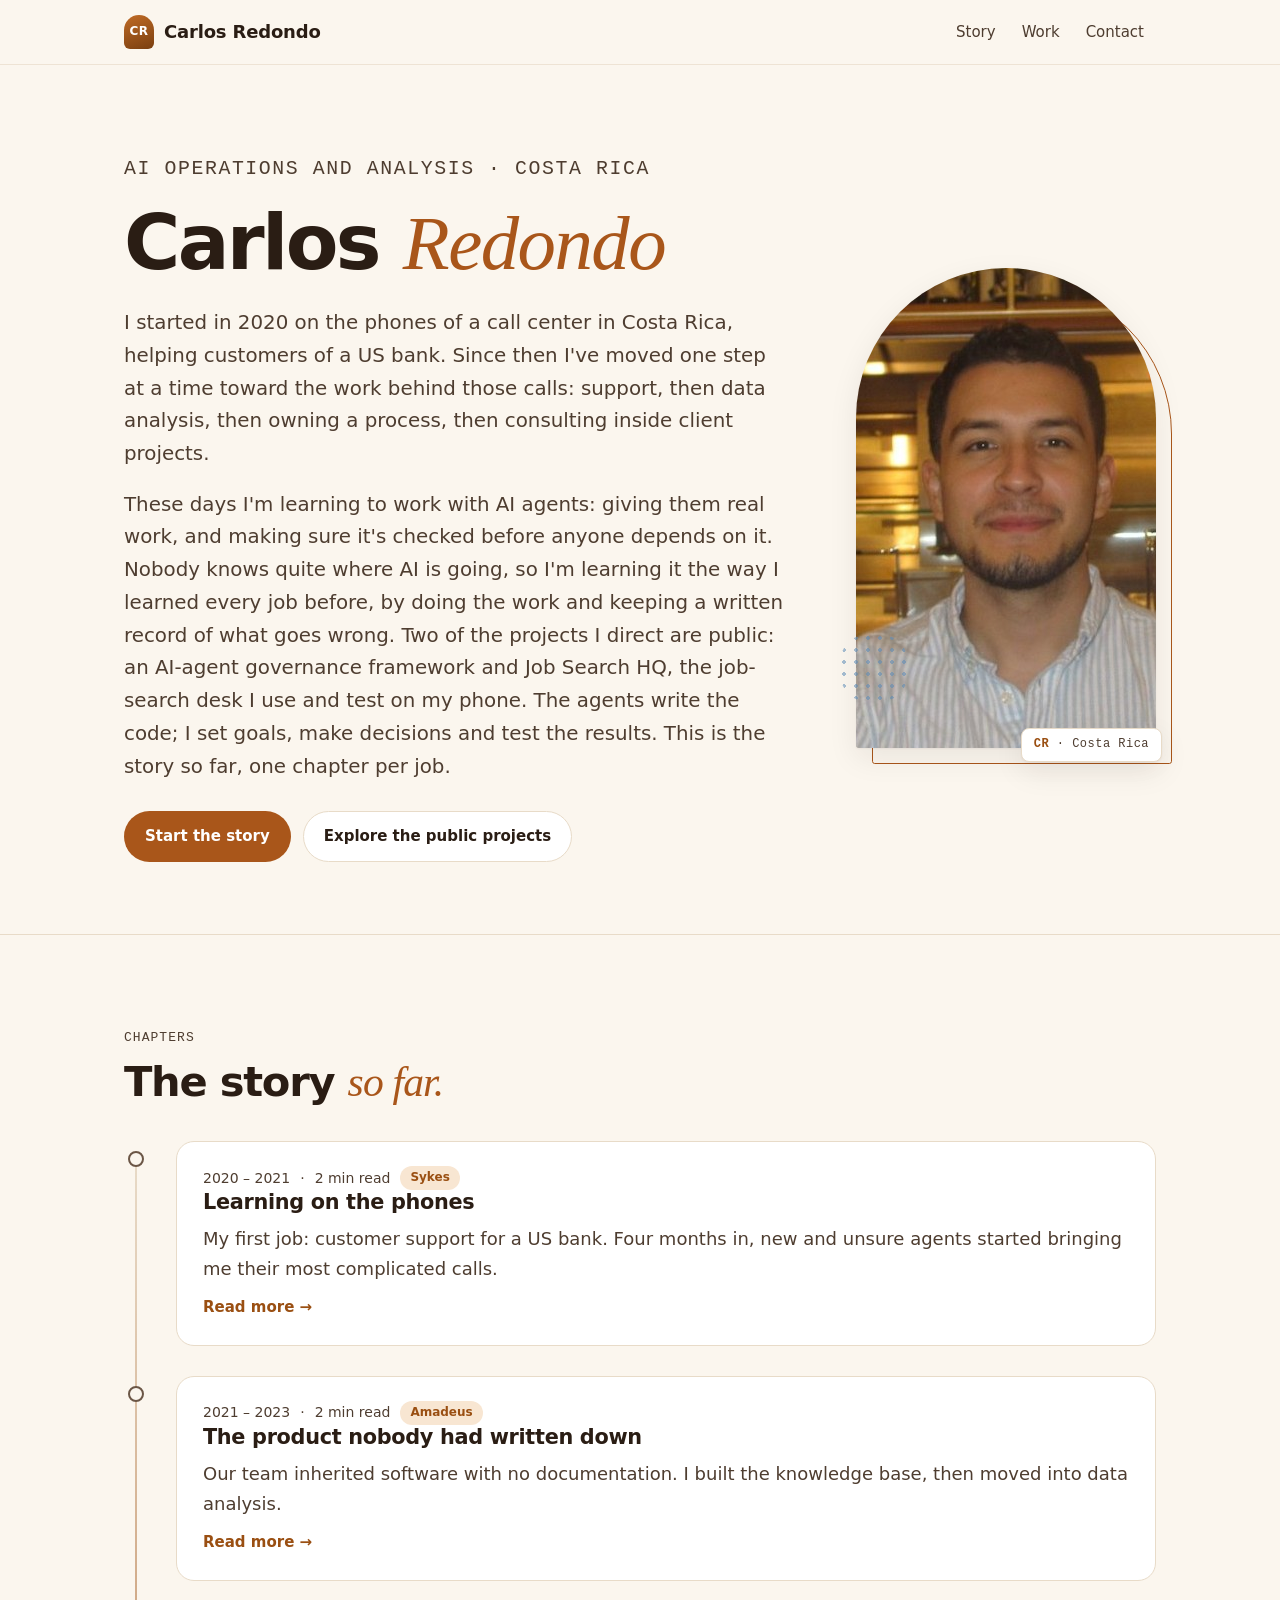
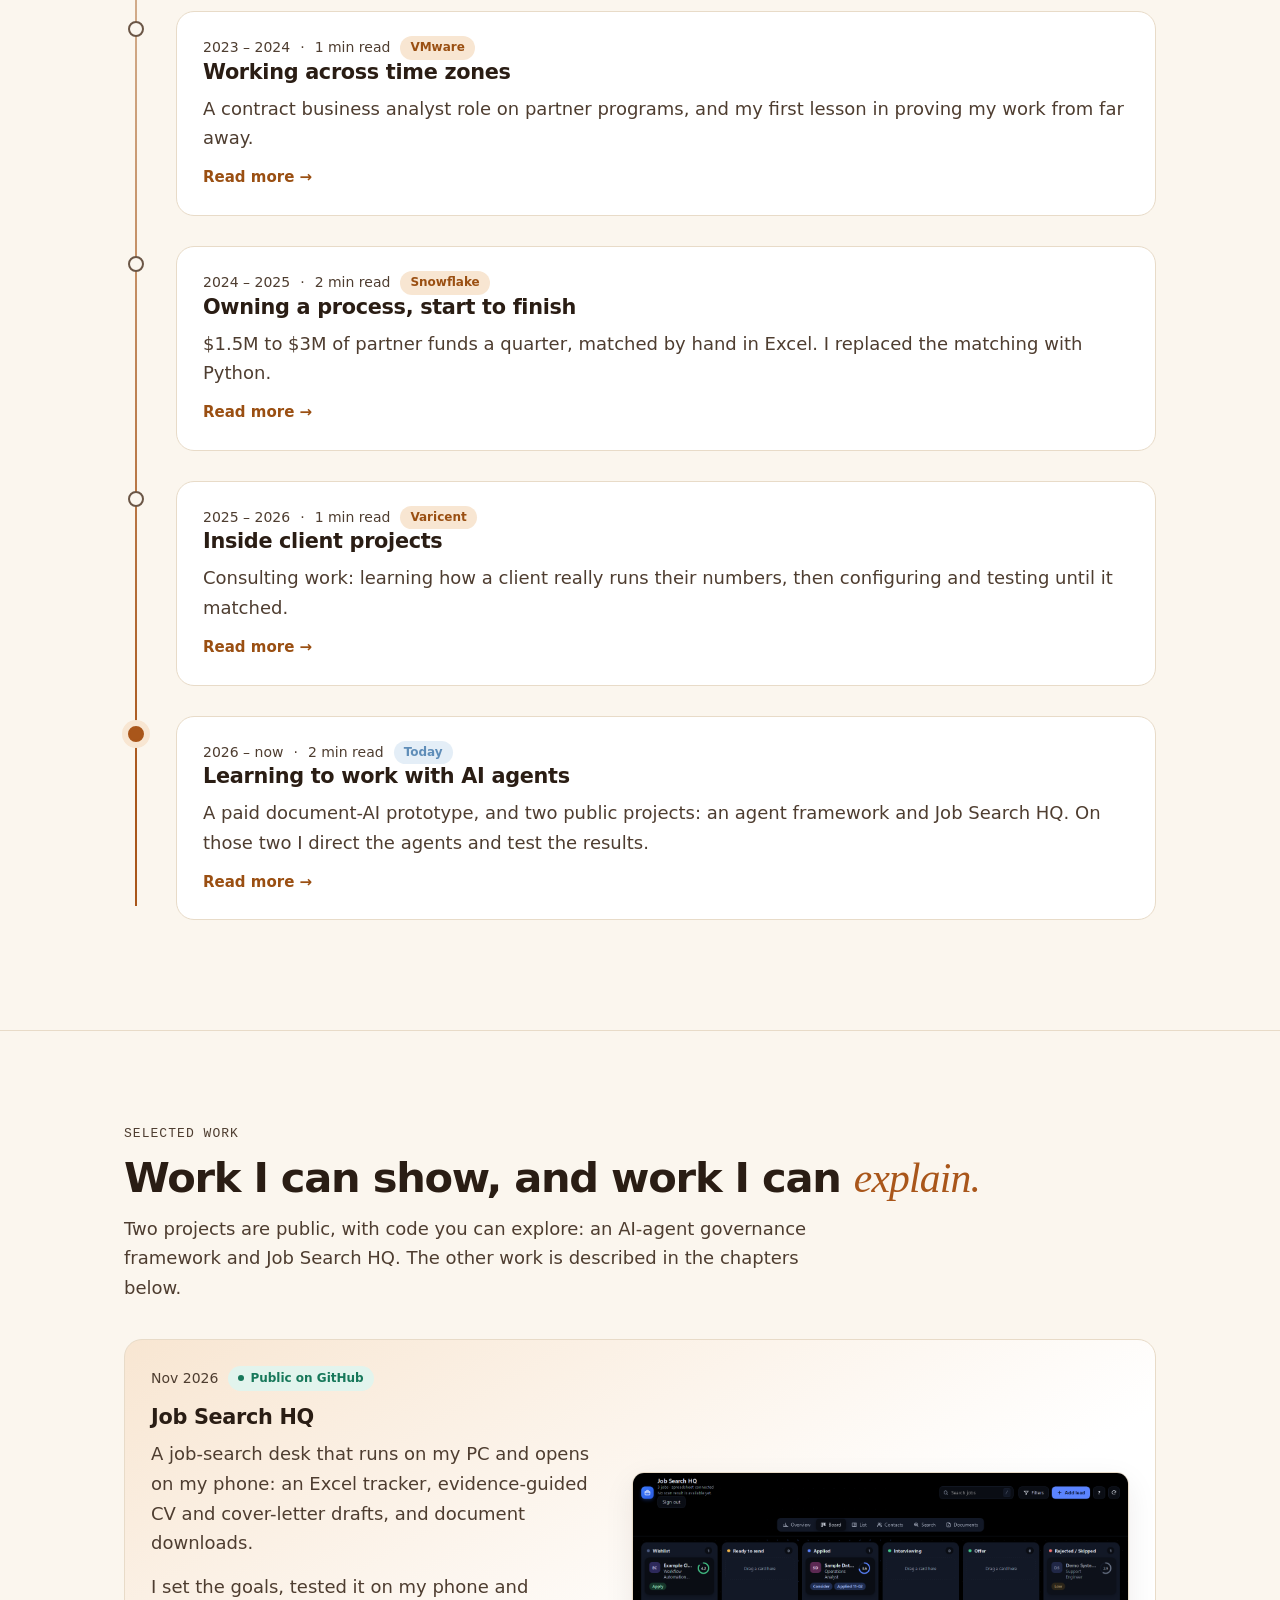
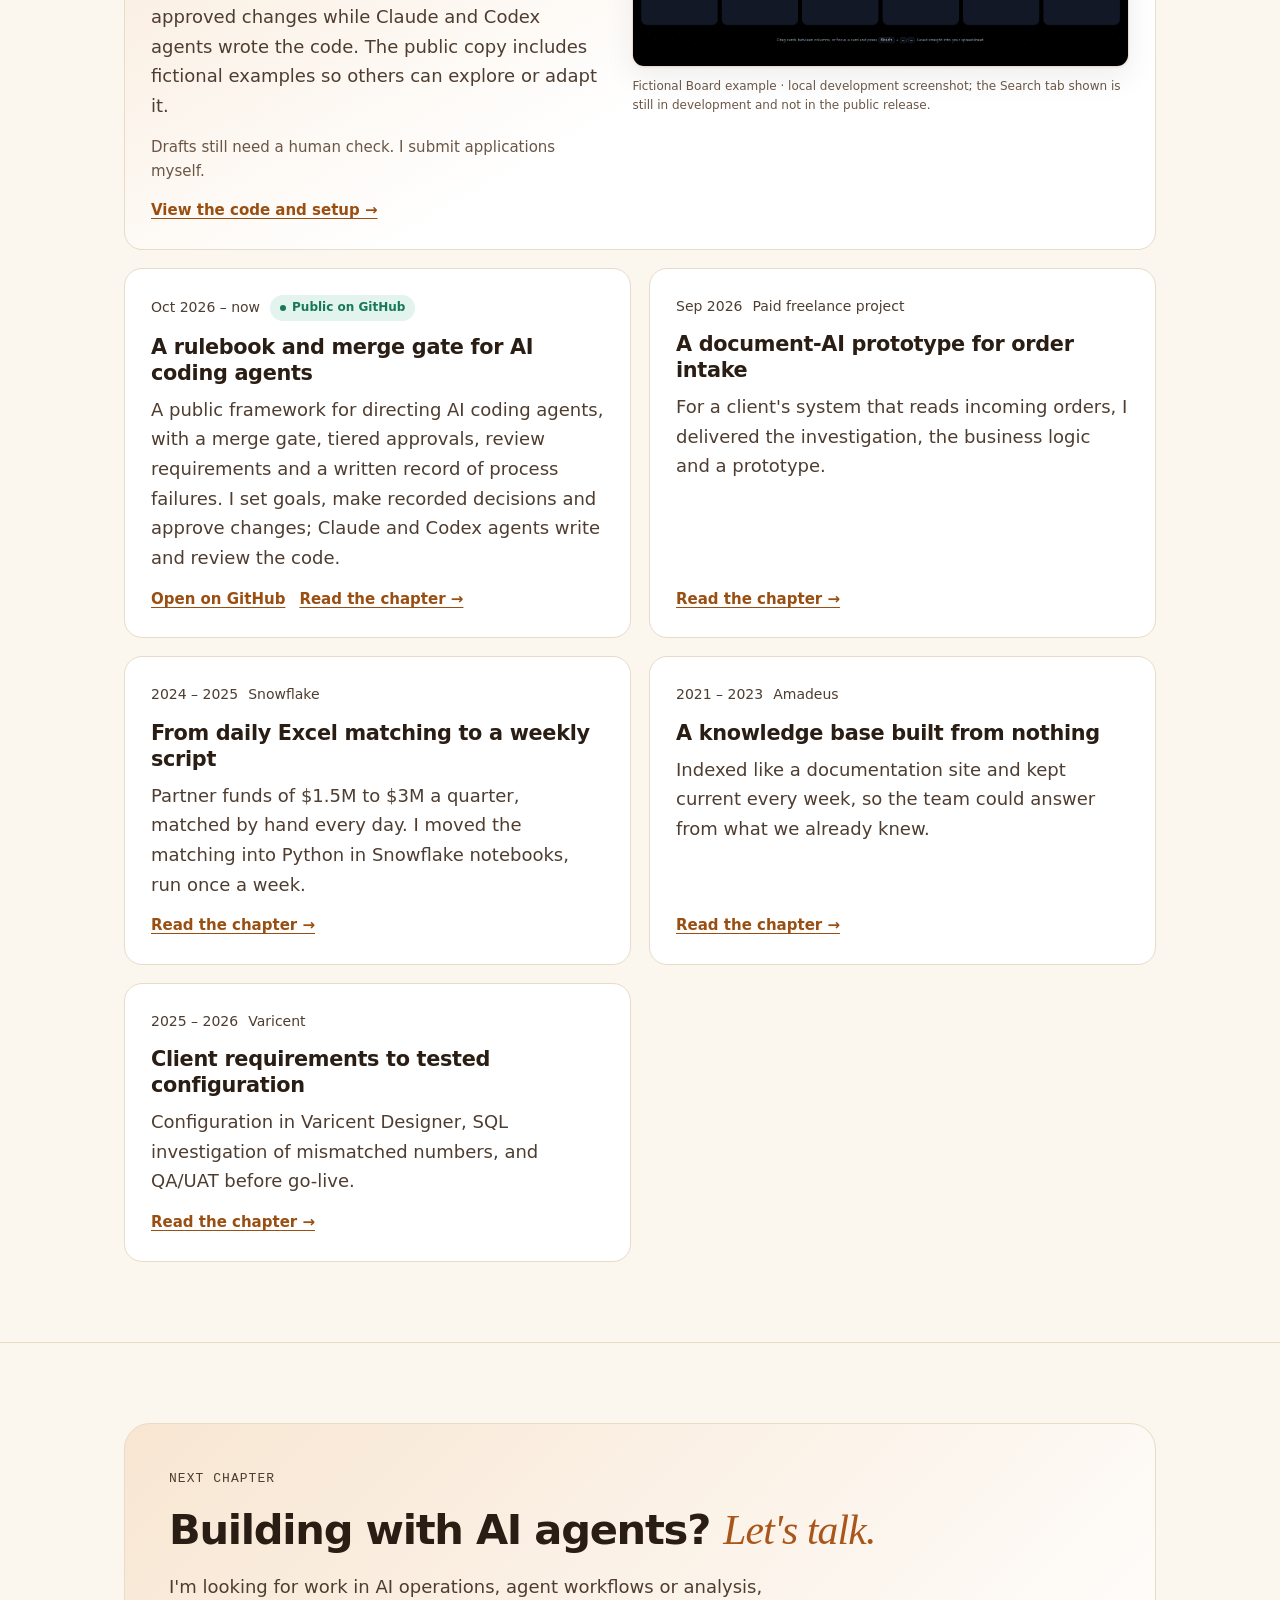
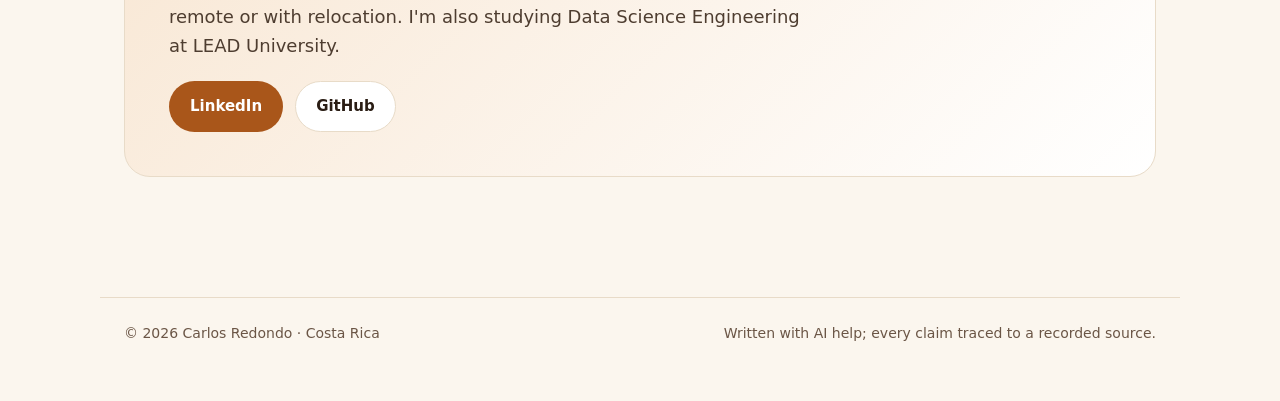
<file: index.html>
<!doctype html>
<html lang="en">
<head>
<meta charset="utf-8">
<meta name="viewport" content="width=device-width, initial-scale=1">
<title>Carlos Redondo · AI operations and analysis</title>
<meta name="description" content="Carlos Redondo: from a call center in Costa Rica to AI operations. The story so far, one chapter per job.">
<meta name="color-scheme" content="light dark">
<link rel="stylesheet" href="style.css">
<!--
  Personal site of Carlos Alberto Redondo Alvarado. Story format: one chapter page per job in story/.
  Original: Claudio · Career PM (Claude), 2026-10-30.
  Portfolio update signed: Codex · Backblaze Portfolio, 2026-11-05.
  Every claim carries its sources in a data-evidence attribute: career-agent-hq/evidence/E-### or lake/companies/<file>.
  Self-contained: no external fonts, scripts, images, trackers or network requests.
-->
</head>
<body>
<a class="skip" href="#main">Skip to content</a>

<header class="top">
  <nav class="wrap nav" aria-label="Main">
    <a class="brand" href="./"><span class="mark" aria-hidden="true">CR</span><span>Carlos <span class="full">Redondo</span></span></a>
    <ul>
      <li><a href="#story">Story</a></li>
      <li><a href="#work">Work</a></li>
      <li><a href="#contact">Contact</a></li>
    </ul>
  </nav>
</header>

<main id="main">
  <section class="intro" aria-labelledby="hero-title">
    <div class="wrap intro-grid">
      <div>
        <p class="kicker">AI operations and analysis · Costa Rica</p>
        <h1 id="hero-title">Carlos <em>Redondo</em></h1>
        <p data-evidence="E-052 lake:sykes-foundever">I started in 2020 on the phones of a call center in Costa Rica, helping customers of a US bank. Since then I've moved one step at a time toward the work behind those calls: support, then data analysis, then owning a process, then consulting inside client projects.</p>
        <p data-evidence="E-028 E-029 E-034 E-051 E-055 E-056">These days I'm learning to work with AI agents: giving them real work, and making sure it's checked before anyone depends on it. Nobody knows quite where AI is going, so I'm learning it the way I learned every job before, by doing the work and keeping a written record of what goes wrong. Two of the projects I direct are public: an AI-agent governance framework and Job Search HQ, the job-search desk I use and test on my phone. The agents write the code; I set goals, make decisions and test the results. This is the story so far, one chapter per job.</p>
        <div class="links">
          <a class="btn primary" href="story/1-the-phones.html">Start the story</a>
          <a class="btn ghost" href="#work">Explore the public projects</a>
        </div>
      </div>
      <figure class="arch">
        <img src="carlos-portrait.jpg" alt="Portrait of Carlos Redondo, smiling, in a striped shirt" width="360" height="480">
        <figcaption><b>CR</b> · Costa Rica</figcaption>
      </figure>
    </div>
  </section>

  <section class="block" id="story" aria-labelledby="story-title">
    <div class="wrap">
      <div class="sec-head">
        <p class="kicker">Chapters</p>
        <h2 id="story-title">The story <em>so far.</em></h2>
      </div>
      <ol class="chapters">
        <li class="chapter" data-evidence="E-052 lake:sykes-foundever">
          <a class="card" href="story/1-the-phones.html">
            <p class="meta"><span>2020 – 2021</span><span aria-hidden="true">·</span><span>2 min read</span><span class="pill">Sykes</span></p>
            <h3>Learning on the phones</h3>
            <p>My first job: customer support for a US bank. Four months in, new and unsure agents started bringing me their most complicated calls.</p>
            <span class="more">Read more →</span>
          </a>
        </li>
        <li class="chapter" data-evidence="E-050 E-052 E-012 lake:amadeus">
          <a class="card" href="story/2-the-knowledge-base.html">
            <p class="meta"><span>2021 – 2023</span><span aria-hidden="true">·</span><span>2 min read</span><span class="pill">Amadeus</span></p>
            <h3>The product nobody had written down</h3>
            <p>Our team inherited software with no documentation. I built the knowledge base, then moved into data analysis.</p>
            <span class="more">Read more →</span>
          </a>
        </li>
        <li class="chapter" data-evidence="E-049 E-043 lake:vmware">
          <a class="card" href="story/3-across-time-zones.html">
            <p class="meta"><span>2023 – 2024</span><span aria-hidden="true">·</span><span>1 min read</span><span class="pill">VMware</span></p>
            <h3>Working across time zones</h3>
            <p>A contract business analyst role on partner programs, and my first lesson in proving my work from far away.</p>
            <span class="more">Read more →</span>
          </a>
        </li>
        <li class="chapter" data-evidence="E-010 E-011 E-012 E-016 E-018 lake:snowflake">
          <a class="card" href="story/4-owning-a-process.html">
            <p class="meta"><span>2024 – 2025</span><span aria-hidden="true">·</span><span>2 min read</span><span class="pill">Snowflake</span></p>
            <h3>Owning a process, start to finish</h3>
            <p>$1.5M to $3M of partner funds a quarter, matched by hand in Excel. I replaced the matching with Python.</p>
            <span class="more">Read more →</span>
          </a>
        </li>
        <li class="chapter" data-evidence="E-009 E-022 E-048 lake:varicent">
          <a class="card" href="story/5-inside-client-projects.html">
            <p class="meta"><span>2025 – 2026</span><span aria-hidden="true">·</span><span>1 min read</span><span class="pill">Varicent</span></p>
            <h3>Inside client projects</h3>
            <p>Consulting work: learning how a client really runs their numbers, then configuring and testing until it matched.</p>
            <span class="more">Read more →</span>
          </a>
        </li>
        <li class="chapter now" data-evidence="E-027 E-028 E-029 E-030 E-031 E-051 E-055 E-056">
          <a class="card" href="story/6-directing-agents.html">
            <p class="meta"><span>2026 – now</span><span aria-hidden="true">·</span><span>2 min read</span><span class="pill sky">Today</span></p>
            <h3>Learning to work with AI agents</h3>
            <p>A paid document-AI prototype, and two public projects: an agent framework and Job Search HQ. On those two I direct the agents and test the results.</p>
            <span class="more">Read more →</span>
          </a>
        </li>
      </ol>
    </div>
  </section>

  <section class="block" id="work" aria-labelledby="work-title">
    <div class="wrap">
      <div class="sec-head">
        <p class="kicker">Selected work</p>
        <h2 id="work-title">Work I can show, and work I can <em>explain.</em></h2>
        <p data-evidence="E-027 E-055">Two projects are public, with code you can explore: an AI-agent governance framework and Job Search HQ. The other work is described in the chapters below.</p>
      </div>
      <div class="work">
        <article class="feature" id="job-search-hq" data-evidence="E-055 E-056">
          <div class="project-copy">
            <p class="meta"><span>Nov 2026</span><span class="tag">Public on GitHub</span></p>
            <h3>Job Search HQ</h3>
            <p>A job-search desk that runs on my PC and opens on my phone: an Excel tracker, evidence-guided CV and cover-letter drafts, and document downloads.</p>
            <p>I set the goals, tested it on my phone and approved changes while Claude and Codex agents wrote the code. The public copy includes fictional examples so others can explore or adapt it.</p>
            <p class="project-limit">Drafts still need a human check. I submit applications myself.</p>
            <div class="foot"><a href="https://github.com/CarlitosRed/job-search-hq" rel="noopener">View the code and setup →</a></div>
          </div>
          <figure class="project-screen">
            <a href="assets/job-search-hq-fictional.png" aria-label="Open the Job Search HQ screenshot with fictional example jobs"><img src="assets/job-search-hq-fictional.png" alt="Local development screenshot of the Job Search HQ Board with three fictional example jobs" width="1440" height="560" loading="lazy"></a>
            <figcaption>Fictional Board example · local development screenshot; the Search tab shown is still in development and not in the public release.</figcaption>
          </figure>
        </article>
        <article id="agent-framework" data-evidence="E-027 E-028 E-029 E-030 E-031 E-034">
          <p class="meta"><span>Oct 2026 – now</span><span class="tag">Public on GitHub</span></p>
          <h3>A rulebook and merge gate for AI coding agents</h3>
          <p>A public framework for directing AI coding agents, with a merge gate, tiered approvals, review requirements and a written record of process failures. I set goals, make recorded decisions and approve changes; Claude and Codex agents write and review the code.</p>
          <div class="foot"><a href="https://github.com/CarlitosRed/agent-orchestration" rel="noopener">Open on GitHub</a><a href="story/6-directing-agents.html">Read the chapter →</a></div>
        </article>
        <article data-evidence="E-051">
          <p class="meta"><span>Sep 2026</span><span>Paid freelance project</span></p>
          <h3>A document-AI prototype for order intake</h3>
          <p>For a client's system that reads incoming orders, I delivered the investigation, the business logic and a prototype.</p>
          <div class="foot"><a href="story/6-directing-agents.html">Read the chapter →</a></div>
        </article>
        <article data-evidence="E-010 E-012 E-018 decisions-2026-10-27">
          <p class="meta"><span>2024 – 2025</span><span>Snowflake</span></p>
          <h3>From daily Excel matching to a weekly script</h3>
          <p>Partner funds of $1.5M to $3M a quarter, matched by hand every day. I moved the matching into Python in Snowflake notebooks, run once a week.</p>
          <div class="foot"><a href="story/4-owning-a-process.html">Read the chapter →</a></div>
        </article>
        <article data-evidence="E-050">
          <p class="meta"><span>2021 – 2023</span><span>Amadeus</span></p>
          <h3>A knowledge base built from nothing</h3>
          <p>Indexed like a documentation site and kept current every week, so the team could answer from what we already knew.</p>
          <div class="foot"><a href="story/2-the-knowledge-base.html">Read the chapter →</a></div>
        </article>
        <article data-evidence="E-048 E-022">
          <p class="meta"><span>2025 – 2026</span><span>Varicent</span></p>
          <h3>Client requirements to tested configuration</h3>
          <p>Configuration in Varicent Designer, SQL investigation of mismatched numbers, and QA/UAT before go-live.</p>
          <div class="foot"><a href="story/5-inside-client-projects.html">Read the chapter →</a></div>
        </article>
      </div>
    </div>
  </section>

  <section class="block" id="contact" aria-labelledby="contact-title">
    <div class="wrap">
      <div class="contact">
        <p class="kicker">Next chapter</p>
        <h2 id="contact-title">Building with AI agents? <em>Let's talk.</em></h2>
        <p data-evidence="E-045">I'm looking for work in AI operations, agent workflows or analysis, remote or with relocation. I'm also studying Data Science Engineering at LEAD University.</p>
        <div class="links">
          <a class="btn primary" href="https://www.linkedin.com/in/carlos-redondo-alvarado-1185251a4/" rel="me noopener">LinkedIn</a>
          <a class="btn ghost" href="https://github.com/CarlitosRed" rel="me noopener">GitHub</a>
        </div>
      </div>
    </div>
  </section>
</main>

<footer>
  <div class="wrap row">
    <span>© 2026 Carlos Redondo · Costa Rica</span>
    <span>Written with AI help; every claim traced to a recorded source.</span>
  </div>
</footer>
</body>
</html>
</file>
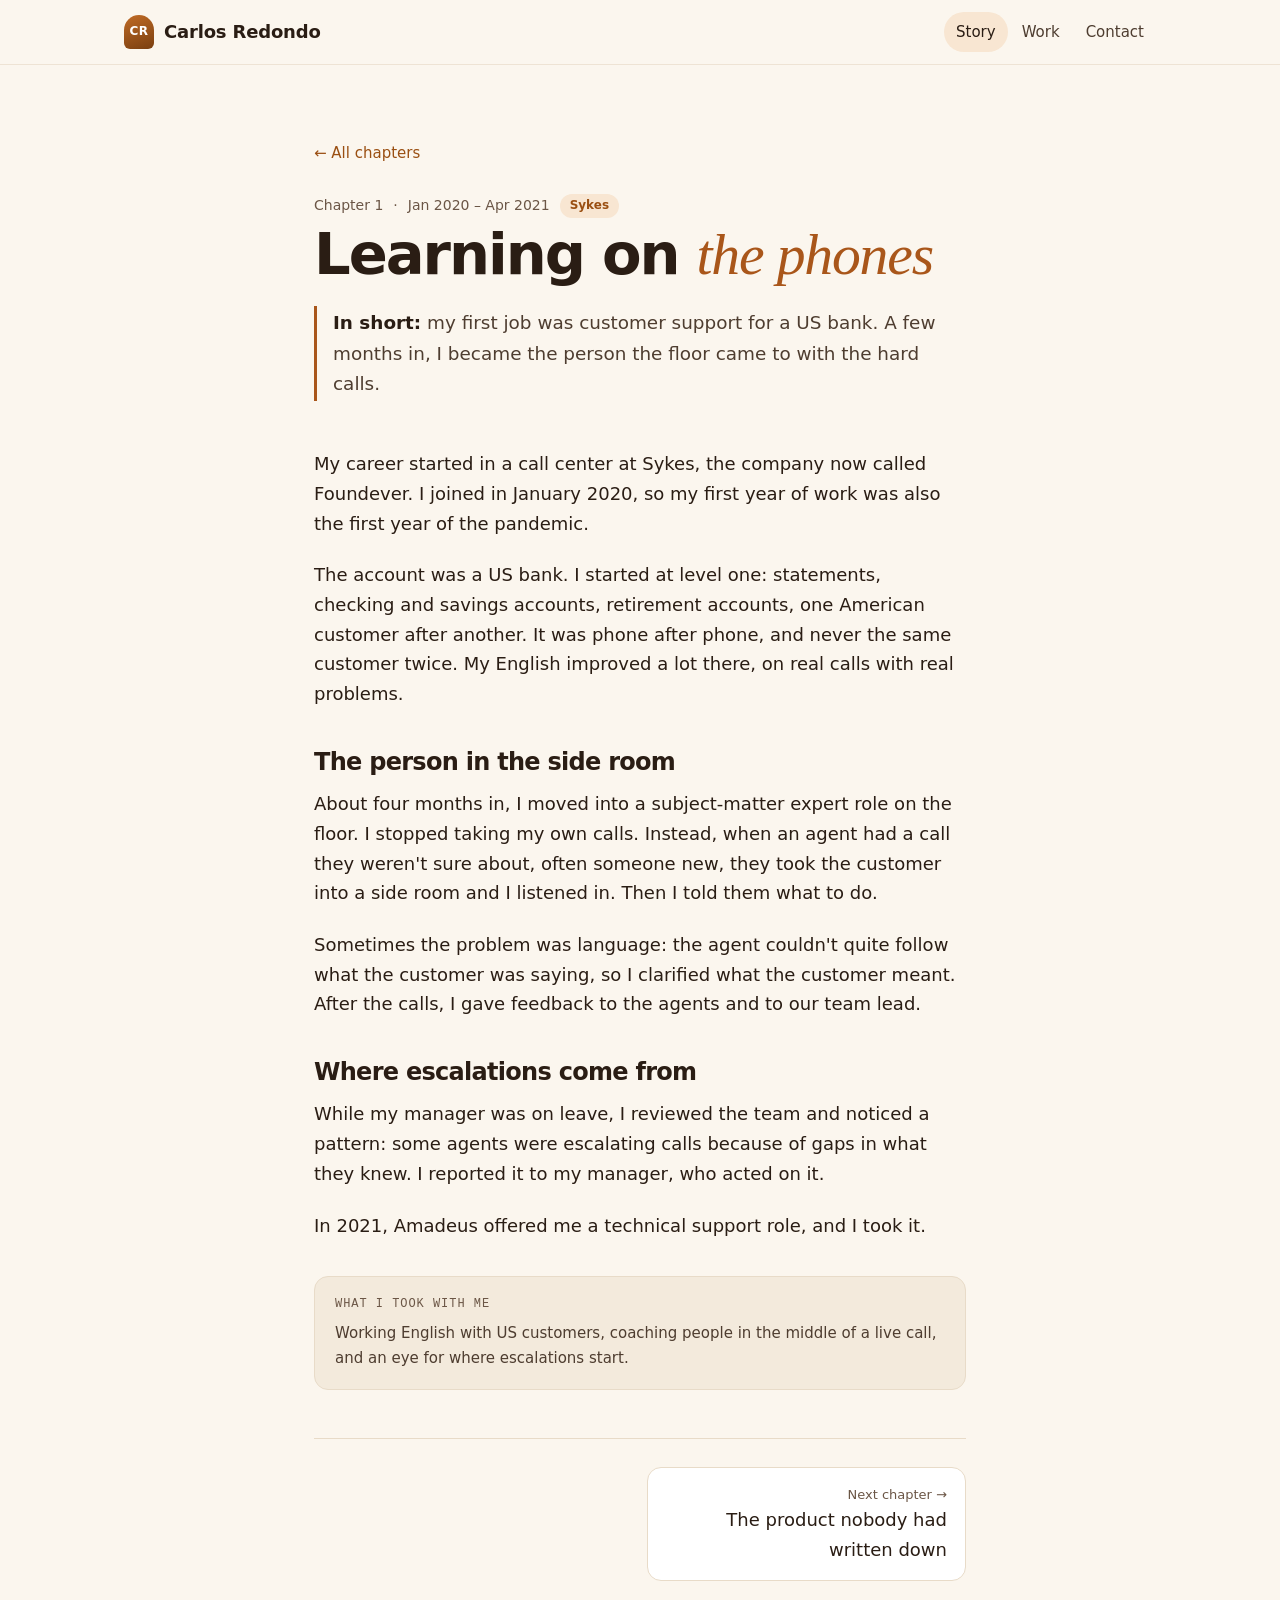
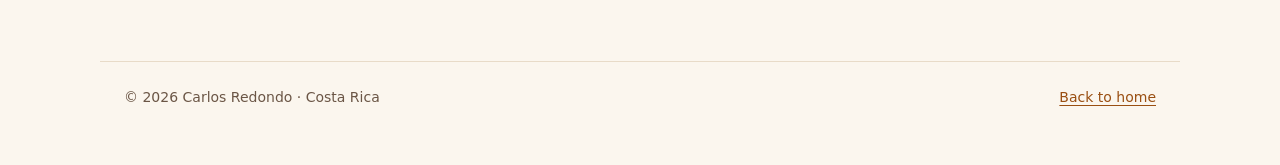
<file: story/1-the-phones.html>
<!doctype html>
<html lang="en">
<head>
<meta charset="utf-8">
<meta name="viewport" content="width=device-width, initial-scale=1">
<title>Learning on the phones · Carlos Redondo</title>
<meta name="description" content="Chapter 1, 2020 to 2021: customer support at Sykes, and the first time other agents brought me their most complicated calls.">
<meta name="color-scheme" content="light dark">
<link rel="stylesheet" href="../style.css">
<!-- Chapter 1. Signed: Claudio · Career PM (Claude), 2026-10-30. Sources: E-052, lake/companies/sykes-foundever.md (all stated). The bank client is never named. -->
</head>
<body>
<a class="skip" href="#main">Skip to content</a>
<header class="top">
  <nav class="wrap nav" aria-label="Main">
    <a class="brand" href="../"><span class="mark" aria-hidden="true">CR</span><span>Carlos <span class="full">Redondo</span></span></a>
    <ul><li><a href="../#story" aria-current="page">Story</a></li><li><a href="../#work">Work</a></li><li><a href="../#contact">Contact</a></li></ul>
  </nav>
</header>
<main id="main" class="narrow">
  <div class="story-head">
    <a class="back" href="../#story">← All chapters</a>
    <p class="meta"><span>Chapter 1</span><span aria-hidden="true">·</span><span>Jan 2020 – Apr 2021</span><span class="pill">Sykes</span></p>
    <h1>Learning on <em>the phones</em></h1>
    <p class="tldr" data-evidence="E-052"><b>In short:</b> my first job was customer support for a US bank. A few months in, I became the person the floor came to with the hard calls.</p>
  </div>
  <article class="story">
    <p data-evidence="E-052 lake:sykes-foundever">My career started in a call center at Sykes, the company now called Foundever. I joined in January 2020, so my first year of work was also the first year of the pandemic.</p>
    <p data-evidence="lake:sykes-foundever">The account was a US bank. I started at level one: statements, checking and savings accounts, retirement accounts, one American customer after another. It was phone after phone, and never the same customer twice. My English improved a lot there, on real calls with real problems.</p>
    <h2>The person in the side room</h2>
    <p data-evidence="lake:sykes-foundever">About four months in, I moved into a subject-matter expert role on the floor. I stopped taking my own calls. Instead, when an agent had a call they weren't sure about, often someone new, they took the customer into a side room and I listened in. Then I told them what to do.</p>
    <p data-evidence="lake:sykes-foundever">Sometimes the problem was language: the agent couldn't quite follow what the customer was saying, so I clarified what the customer meant. After the calls, I gave feedback to the agents and to our team lead.</p>
    <h2>Where escalations come from</h2>
    <p data-evidence="lake:sykes-foundever">While my manager was on leave, I reviewed the team and noticed a pattern: some agents were escalating calls because of gaps in what they knew. I reported it to my manager, who acted on it.</p>
    <p data-evidence="E-052">In 2021, Amadeus offered me a technical support role, and I took it.</p>
    <div class="toolbox"><b>What I took with me</b>Working English with US customers, coaching people in the middle of a live call, and an eye for where escalations start.</div>
    <nav class="pager" aria-label="Chapters">
      <a class="next" href="2-the-knowledge-base.html"><small>Next chapter →</small>The product nobody had written down</a>
    </nav>
  </article>
</main>
<footer><div class="wrap row"><span>© 2026 Carlos Redondo · Costa Rica</span><a href="../">Back to home</a></div></footer>
</body>
</html>
</file>
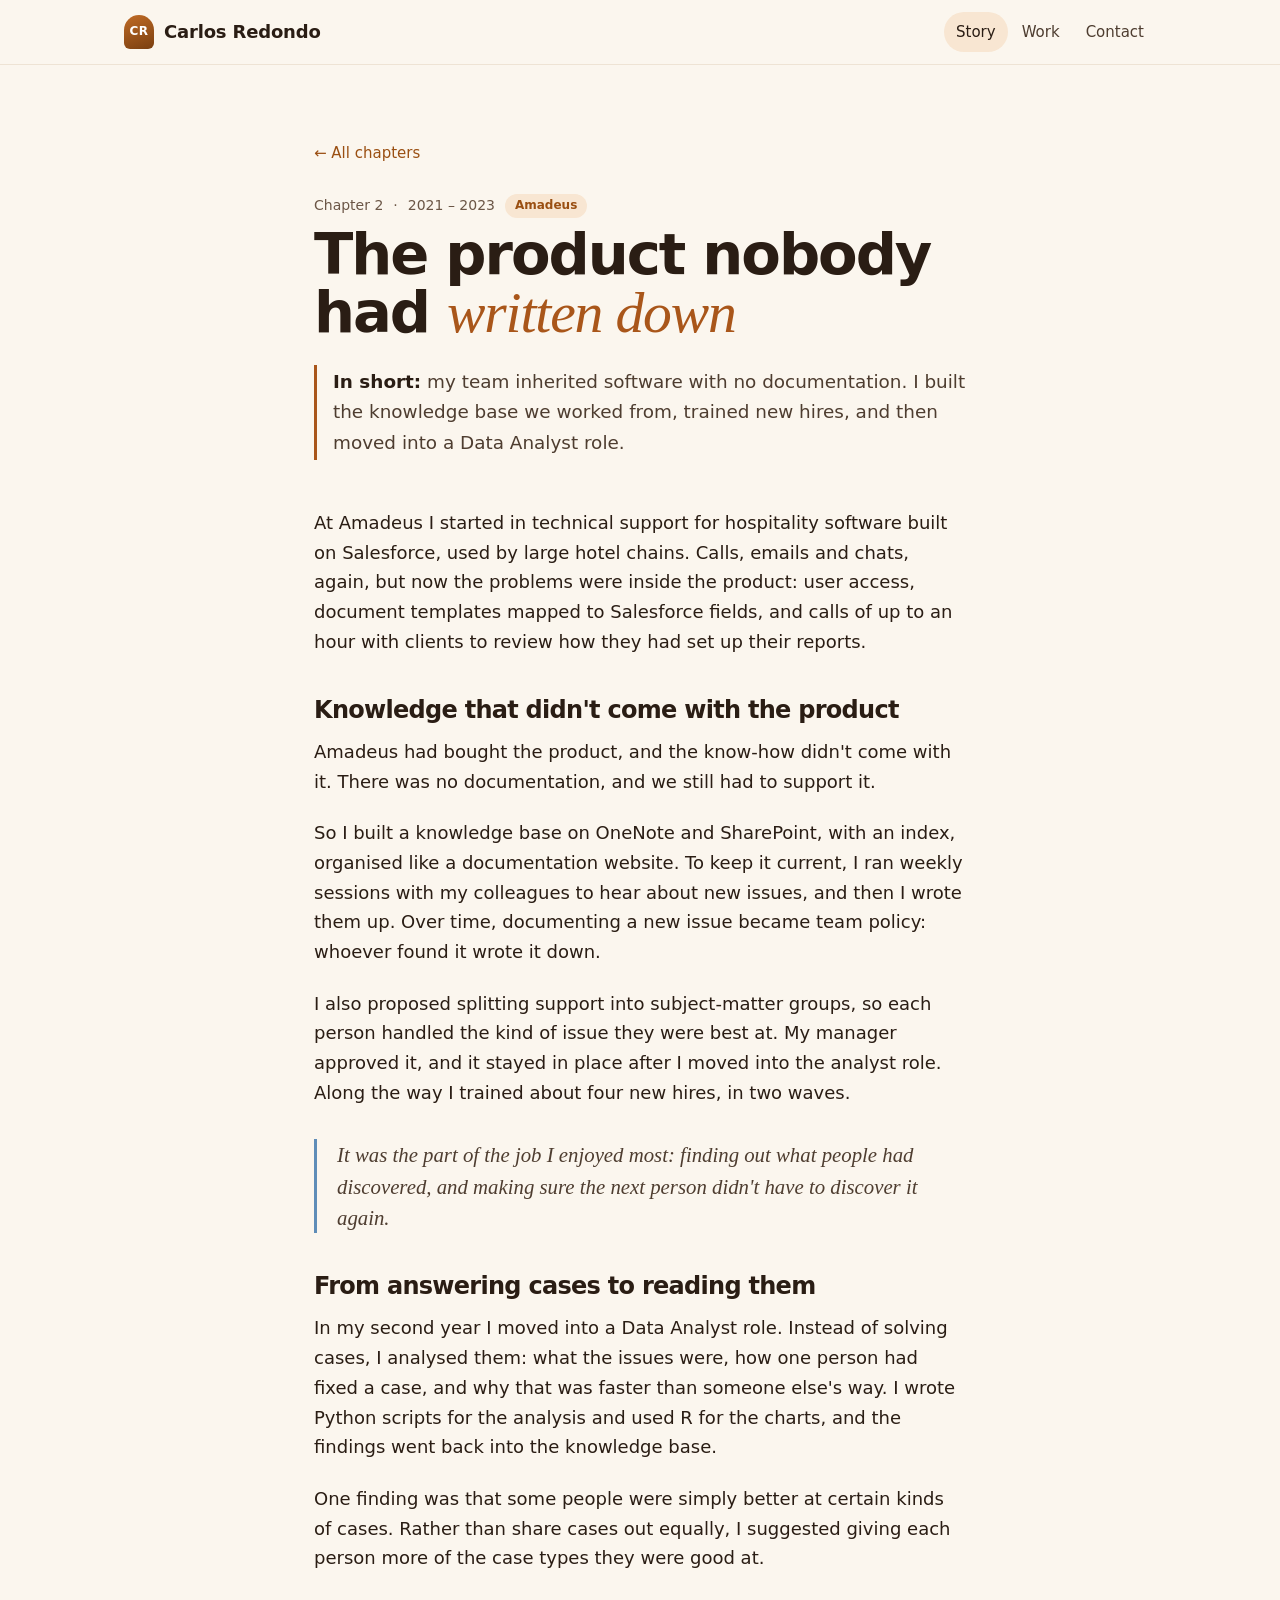
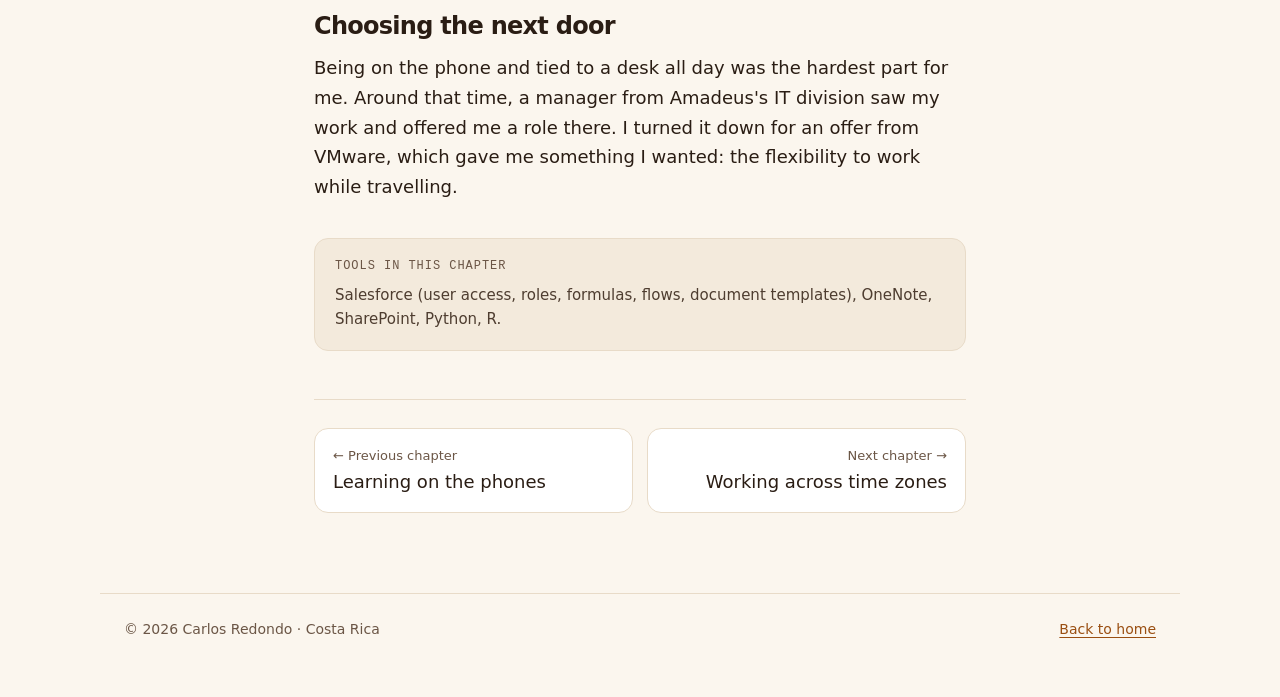
<file: story/2-the-knowledge-base.html>
<!doctype html>
<html lang="en">
<head>
<meta charset="utf-8">
<meta name="viewport" content="width=device-width, initial-scale=1">
<title>The product nobody had written down · Carlos Redondo</title>
<meta name="description" content="Chapter 2, 2021 to 2023: technical support at Amadeus, a team knowledge base built from nothing, then data analysis.">
<meta name="color-scheme" content="light dark">
<link rel="stylesheet" href="../style.css">
<!-- Date scope correction signed: Codex · Backblaze Portfolio, 2026-11-05. Exact Amadeus months remain Unknown in E-052. -->
<!-- Chapter 2. Signed: Claudio · Career PM (Claude), 2026-10-30. Sources: E-050, E-052, E-012, E-015, lake/companies/amadeus.md (all stated); R at Amadeus stated by Carlos 2026-10-30 (E-053 to be added). Product and client names are never written; the knowledge base's internal name is not used (E-050). -->
</head>
<body>
<a class="skip" href="#main">Skip to content</a>
<header class="top">
  <nav class="wrap nav" aria-label="Main">
    <a class="brand" href="../"><span class="mark" aria-hidden="true">CR</span><span>Carlos <span class="full">Redondo</span></span></a>
    <ul><li><a href="../#story" aria-current="page">Story</a></li><li><a href="../#work">Work</a></li><li><a href="../#contact">Contact</a></li></ul>
  </nav>
</header>
<main id="main" class="narrow">
  <div class="story-head">
    <a class="back" href="../#story">← All chapters</a>
    <p class="meta"><span>Chapter 2</span><span aria-hidden="true">·</span><span>2021 – 2023</span><span class="pill">Amadeus</span></p>
    <h1>The product nobody had <em>written down</em></h1>
    <p class="tldr" data-evidence="E-050 E-052"><b>In short:</b> my team inherited software with no documentation. I built the knowledge base we worked from, trained new hires, and then moved into a Data Analyst role.</p>
  </div>
  <article class="story">
    <p data-evidence="E-052 E-015 lake:amadeus">At Amadeus I started in technical support for hospitality software built on Salesforce, used by large hotel chains. Calls, emails and chats, again, but now the problems were inside the product: user access, document templates mapped to Salesforce fields, and calls of up to an hour with clients to review how they had set up their reports.</p>
    <h2>Knowledge that didn't come with the product</h2>
    <p data-evidence="E-050 lake:amadeus">Amadeus had bought the product, and the know-how didn't come with it. There was no documentation, and we still had to support it.</p>
    <p data-evidence="E-050">So I built a knowledge base on OneNote and SharePoint, with an index, organised like a documentation website. To keep it current, I ran weekly sessions with my colleagues to hear about new issues, and then I wrote them up. Over time, documenting a new issue became team policy: whoever found it wrote it down.</p>
    <p data-evidence="E-050">I also proposed splitting support into subject-matter groups, so each person handled the kind of issue they were best at. My manager approved it, and it stayed in place after I moved into the analyst role. Along the way I trained about four new hires, in two waves.</p>
    <blockquote data-evidence="lake:amadeus">It was the part of the job I enjoyed most: finding out what people had discovered, and making sure the next person didn't have to discover it again.</blockquote>
    <h2>From answering cases to reading them</h2>
    <p data-evidence="E-052 E-012 lake:amadeus">In my second year I moved into a Data Analyst role. Instead of solving cases, I analysed them: what the issues were, how one person had fixed a case, and why that was faster than someone else's way. I wrote Python scripts for the analysis and used R for the charts, and the findings went back into the knowledge base.</p>
    <p data-evidence="lake:amadeus">One finding was that some people were simply better at certain kinds of cases. Rather than share cases out equally, I suggested giving each person more of the case types they were good at.</p>
    <h2>Choosing the next door</h2>
    <p data-evidence="lake:amadeus">Being on the phone and tied to a desk all day was the hardest part for me. Around that time, a manager from Amadeus's IT division saw my work and offered me a role there. I turned it down for an offer from VMware, which gave me something I wanted: the flexibility to work while travelling.</p>
    <div class="toolbox"><b>Tools in this chapter</b>Salesforce (user access, roles, formulas, flows, document templates), OneNote, SharePoint, Python, R.</div>
    <nav class="pager" aria-label="Chapters">
      <a href="1-the-phones.html"><small>← Previous chapter</small>Learning on the phones</a>
      <a class="next" href="3-across-time-zones.html"><small>Next chapter →</small>Working across time zones</a>
    </nav>
  </article>
</main>
<footer><div class="wrap row"><span>© 2026 Carlos Redondo · Costa Rica</span><a href="../">Back to home</a></div></footer>
</body>
</html>
</file>
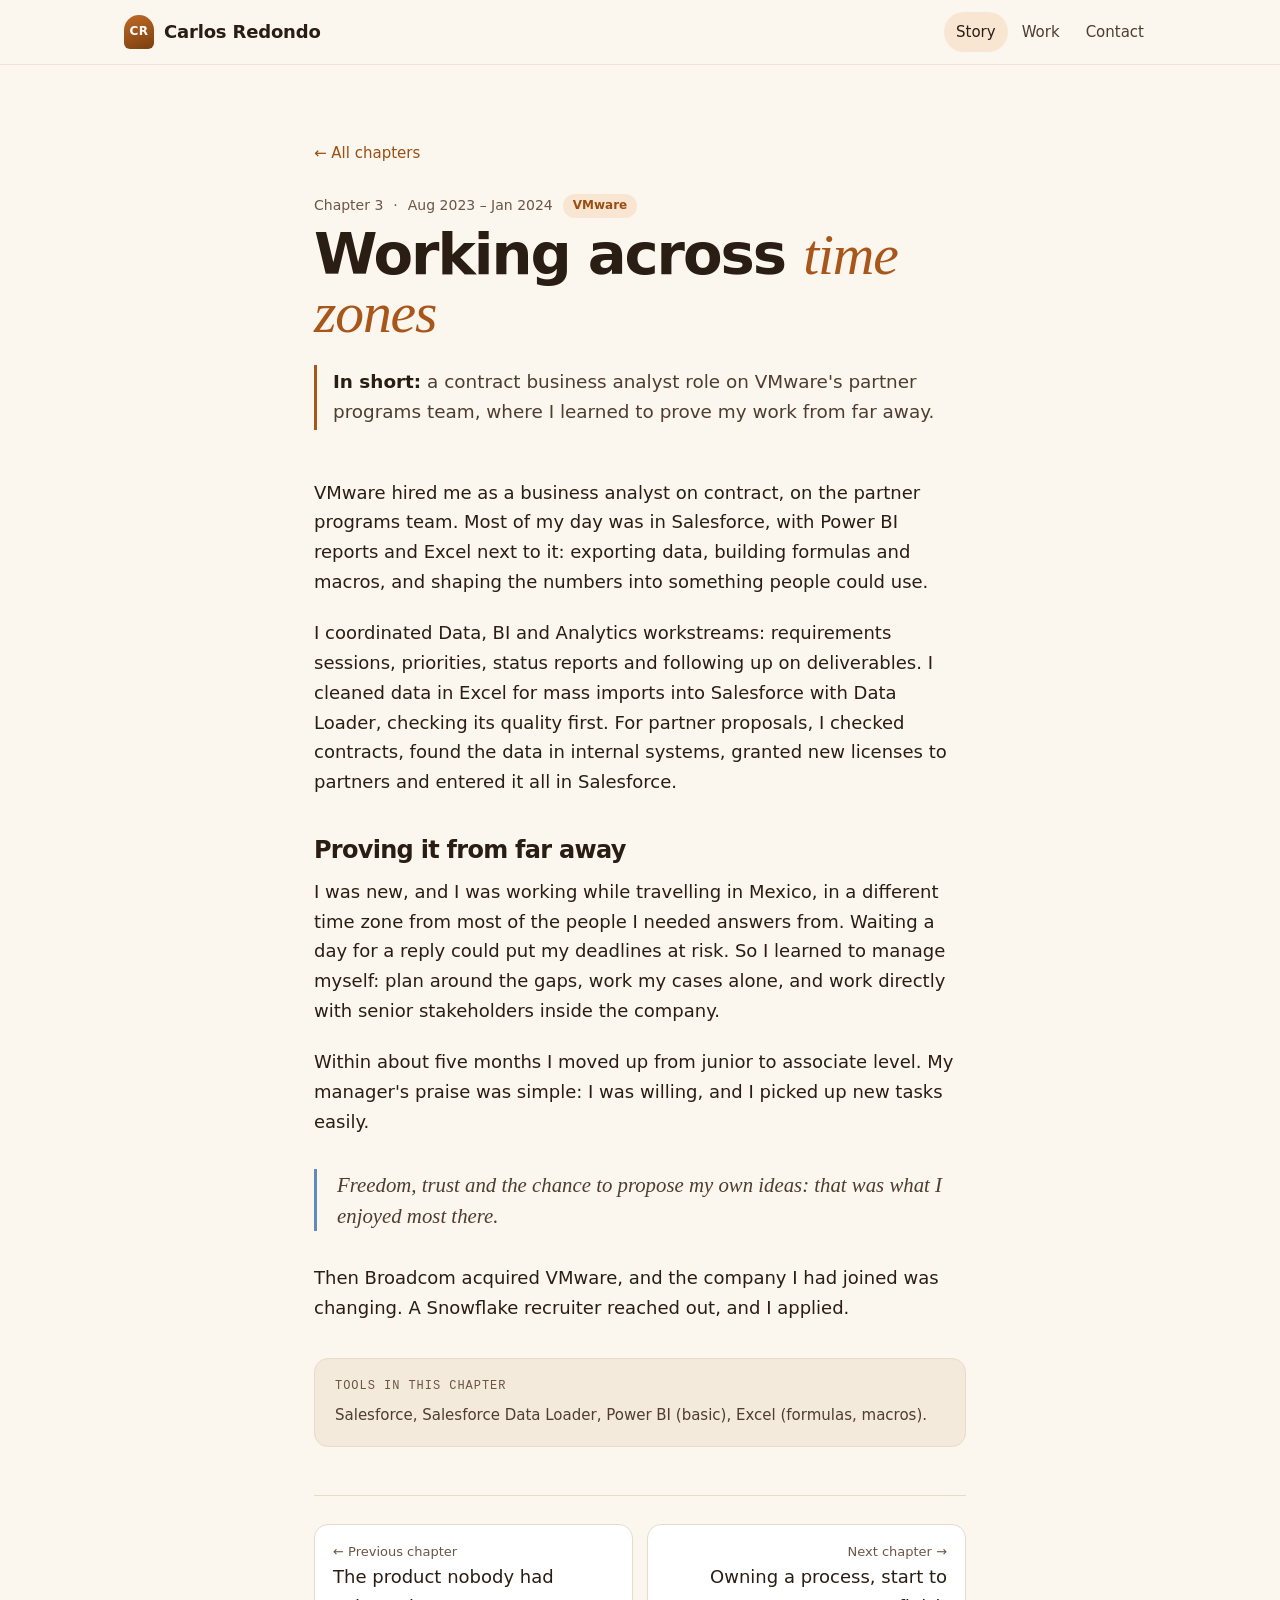
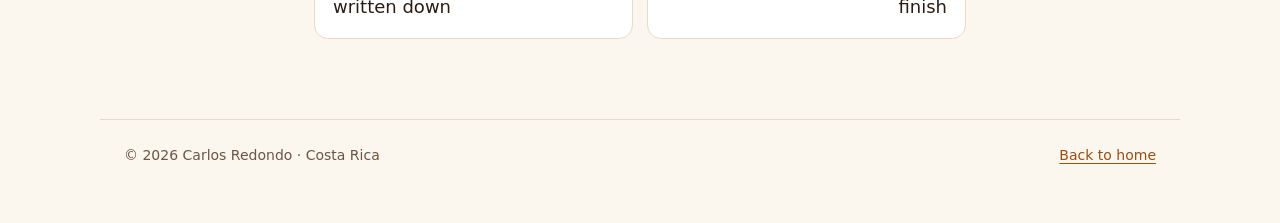
<file: story/3-across-time-zones.html>
<!doctype html>
<html lang="en">
<head>
<meta charset="utf-8">
<meta name="viewport" content="width=device-width, initial-scale=1">
<title>Working across time zones · Carlos Redondo</title>
<meta name="description" content="Chapter 3, 2023 to 2024: contract business analyst at VMware on partner programs.">
<meta name="color-scheme" content="light dark">
<link rel="stylesheet" href="../style.css">
<!-- Chapter 3. Signed: Claudio · Career PM (Claude), 2026-10-30. Sources: E-049, E-043, E-014, E-017, lake/companies/vmware.md (all stated). No Python or R claim for VMware. -->
</head>
<body>
<a class="skip" href="#main">Skip to content</a>
<header class="top">
  <nav class="wrap nav" aria-label="Main">
    <a class="brand" href="../"><span class="mark" aria-hidden="true">CR</span><span>Carlos <span class="full">Redondo</span></span></a>
    <ul><li><a href="../#story" aria-current="page">Story</a></li><li><a href="../#work">Work</a></li><li><a href="../#contact">Contact</a></li></ul>
  </nav>
</header>
<main id="main" class="narrow">
  <div class="story-head">
    <a class="back" href="../#story">← All chapters</a>
    <p class="meta"><span>Chapter 3</span><span aria-hidden="true">·</span><span>Aug 2023 – Jan 2024</span><span class="pill">VMware</span></p>
    <h1>Working across <em>time zones</em></h1>
    <p class="tldr" data-evidence="E-049"><b>In short:</b> a contract business analyst role on VMware's partner programs team, where I learned to prove my work from far away.</p>
  </div>
  <article class="story">
    <p data-evidence="E-049 lake:vmware">VMware hired me as a business analyst on contract, on the partner programs team. Most of my day was in Salesforce, with Power BI reports and Excel next to it: exporting data, building formulas and macros, and shaping the numbers into something people could use.</p>
    <p data-evidence="E-049 E-043 lake:vmware">I coordinated Data, BI and Analytics workstreams: requirements sessions, priorities, status reports and following up on deliverables. I cleaned data in Excel for mass imports into Salesforce with Data Loader, checking its quality first. For partner proposals, I checked contracts, found the data in internal systems, granted new licenses to partners and entered it all in Salesforce.</p>
    <h2>Proving it from far away</h2>
    <p data-evidence="lake:vmware">I was new, and I was working while travelling in Mexico, in a different time zone from most of the people I needed answers from. Waiting a day for a reply could put my deadlines at risk. So I learned to manage myself: plan around the gaps, work my cases alone, and work directly with senior stakeholders inside the company.</p>
    <p data-evidence="lake:vmware">Within about five months I moved up from junior to associate level. My manager's praise was simple: I was willing, and I picked up new tasks easily.</p>
    <blockquote data-evidence="lake:vmware">Freedom, trust and the chance to propose my own ideas: that was what I enjoyed most there.</blockquote>
    <p data-evidence="lake:vmware lake:snowflake">Then Broadcom acquired VMware, and the company I had joined was changing. A Snowflake recruiter reached out, and I applied.</p>
    <div class="toolbox"><b>Tools in this chapter</b>Salesforce, Salesforce Data Loader, Power BI (basic), Excel (formulas, macros).</div>
    <nav class="pager" aria-label="Chapters">
      <a href="2-the-knowledge-base.html"><small>← Previous chapter</small>The product nobody had written down</a>
      <a class="next" href="4-owning-a-process.html"><small>Next chapter →</small>Owning a process, start to finish</a>
    </nav>
  </article>
</main>
<footer><div class="wrap row"><span>© 2026 Carlos Redondo · Costa Rica</span><a href="../">Back to home</a></div></footer>
</body>
</html>
</file>
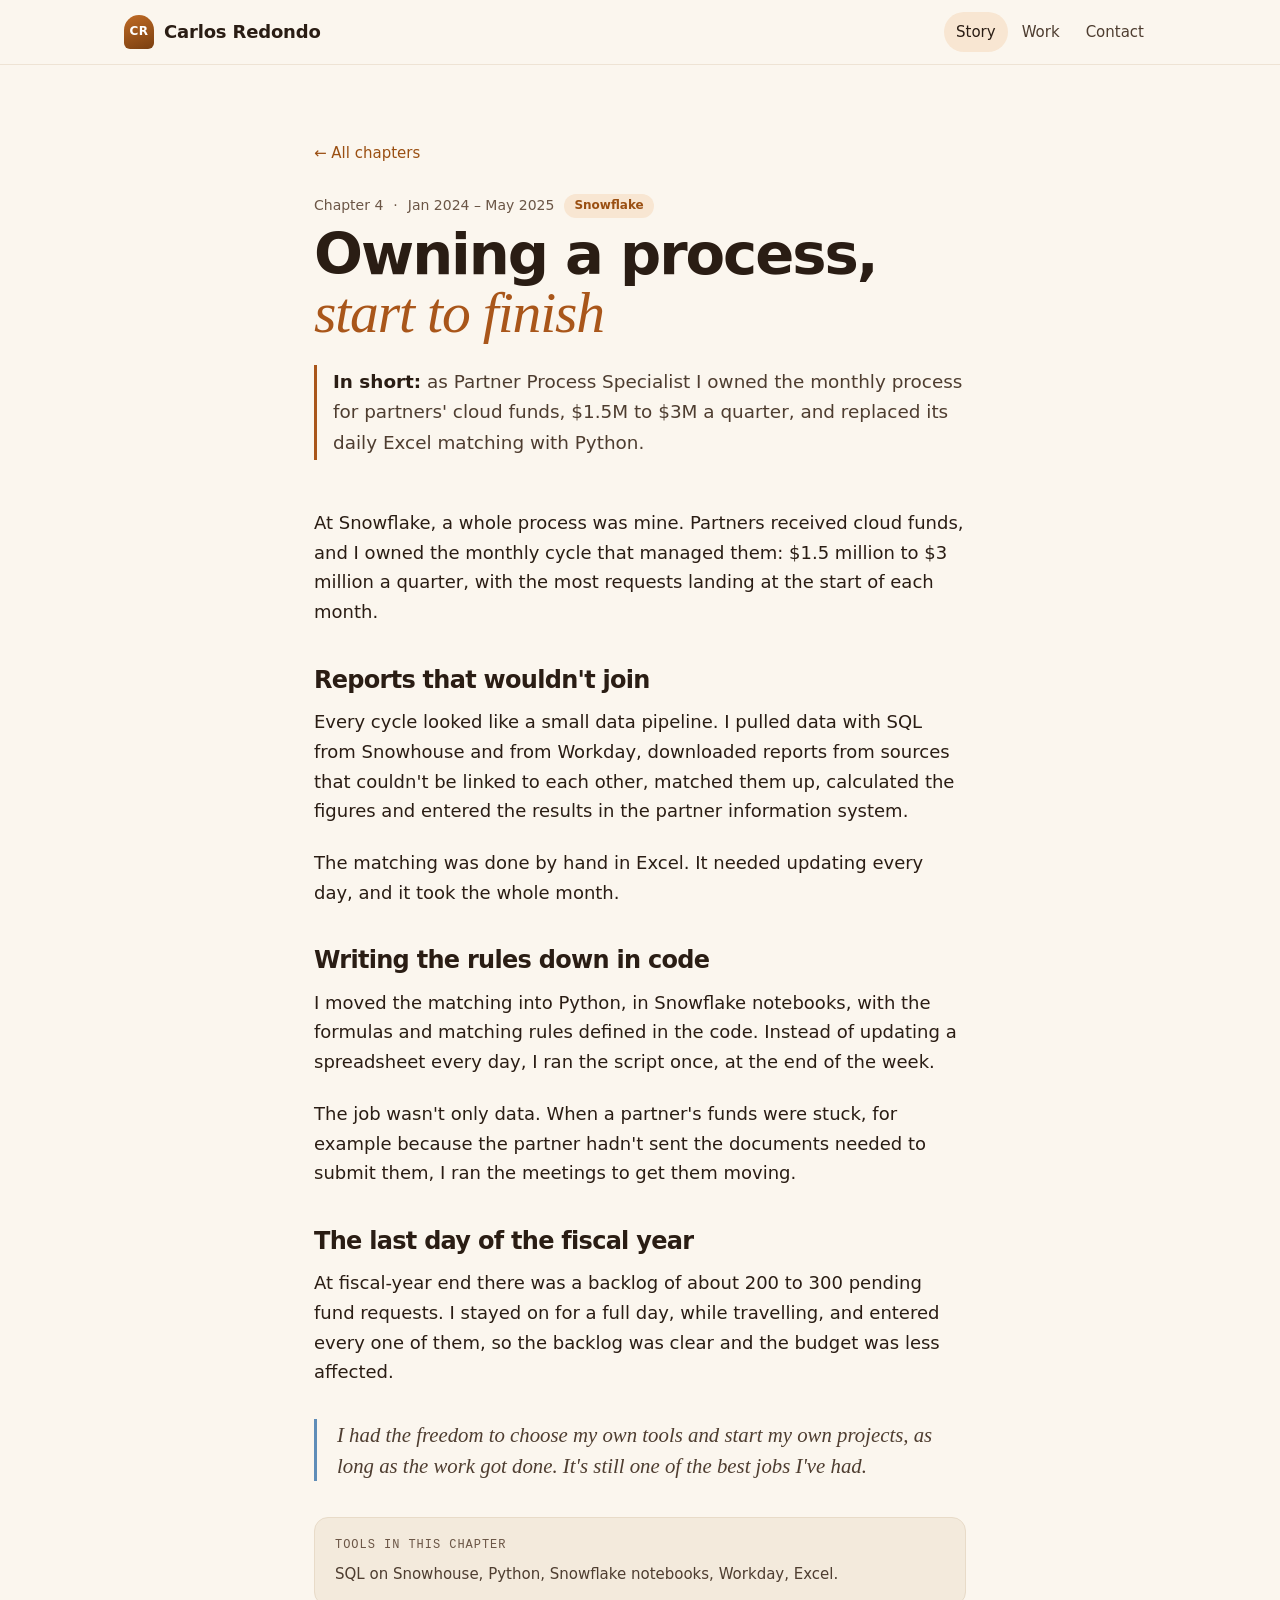
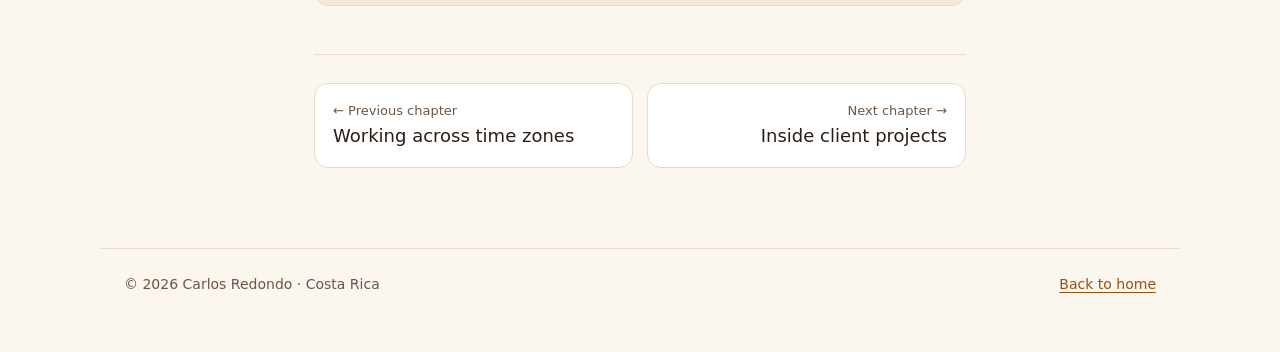
<file: story/4-owning-a-process.html>
<!doctype html>
<html lang="en">
<head>
<meta charset="utf-8">
<meta name="viewport" content="width=device-width, initial-scale=1">
<title>Owning a process, start to finish · Carlos Redondo</title>
<meta name="description" content="Chapter 4, 2024 to 2025: Partner Process Specialist at Snowflake. $1.5M to $3M of partner funds a quarter, and the move from Excel to Python.">
<meta name="color-scheme" content="light dark">
<link rel="stylesheet" href="../style.css">
<!-- Chapter 4. Signed: Claudio · Career PM (Claude), 2026-10-30. Sources: E-010, E-011, E-012, E-016, E-017, E-018, decisions 2026-10-27, lake/companies/snowflake.md (all stated). The 200 to 300 figure is the fiscal-year-end backlog only. No savings percentage. Reason for leaving is not written. -->
</head>
<body>
<a class="skip" href="#main">Skip to content</a>
<header class="top">
  <nav class="wrap nav" aria-label="Main">
    <a class="brand" href="../"><span class="mark" aria-hidden="true">CR</span><span>Carlos <span class="full">Redondo</span></span></a>
    <ul><li><a href="../#story" aria-current="page">Story</a></li><li><a href="../#work">Work</a></li><li><a href="../#contact">Contact</a></li></ul>
  </nav>
</header>
<main id="main" class="narrow">
  <div class="story-head">
    <a class="back" href="../#story">← All chapters</a>
    <p class="meta"><span>Chapter 4</span><span aria-hidden="true">·</span><span>Jan 2024 – May 2025</span><span class="pill">Snowflake</span></p>
    <h1>Owning a process, <em>start to finish</em></h1>
    <p class="tldr" data-evidence="E-010 E-012 E-018 decisions-2026-10-27"><b>In short:</b> as Partner Process Specialist I owned the monthly process for partners' cloud funds, $1.5M to $3M a quarter, and replaced its daily Excel matching with Python.</p>
  </div>
  <article class="story">
    <p data-evidence="E-010 lake:snowflake">At Snowflake, a whole process was mine. Partners received cloud funds, and I owned the monthly cycle that managed them: $1.5 million to $3 million a quarter, with the most requests landing at the start of each month.</p>
    <h2>Reports that wouldn't join</h2>
    <p data-evidence="E-011 E-016 lake:snowflake">Every cycle looked like a small data pipeline. I pulled data with SQL from Snowhouse and from Workday, downloaded reports from sources that couldn't be linked to each other, matched them up, calculated the figures and entered the results in the partner information system.</p>
    <p data-evidence="E-017 lake:snowflake">The matching was done by hand in Excel. It needed updating every day, and it took the whole month.</p>
    <h2>Writing the rules down in code</h2>
    <p data-evidence="E-012 E-018 lake:snowflake">I moved the matching into Python, in Snowflake notebooks, with the formulas and matching rules defined in the code. Instead of updating a spreadsheet every day, I ran the script once, at the end of the week.</p>
    <p data-evidence="lake:snowflake">The job wasn't only data. When a partner's funds were stuck, for example because the partner hadn't sent the documents needed to submit them, I ran the meetings to get them moving.</p>
    <h2>The last day of the fiscal year</h2>
    <p data-evidence="E-010 decisions-2026-10-27 lake:snowflake">At fiscal-year end there was a backlog of about 200 to 300 pending fund requests. I stayed on for a full day, while travelling, and entered every one of them, so the backlog was clear and the budget was less affected.</p>
    <blockquote data-evidence="lake:snowflake">I had the freedom to choose my own tools and start my own projects, as long as the work got done. It's still one of the best jobs I've had.</blockquote>
    <div class="toolbox"><b>Tools in this chapter</b>SQL on Snowhouse, Python, Snowflake notebooks, Workday, Excel.</div>
    <nav class="pager" aria-label="Chapters">
      <a href="3-across-time-zones.html"><small>← Previous chapter</small>Working across time zones</a>
      <a class="next" href="5-inside-client-projects.html"><small>Next chapter →</small>Inside client projects</a>
    </nav>
  </article>
</main>
<footer><div class="wrap row"><span>© 2026 Carlos Redondo · Costa Rica</span><a href="../">Back to home</a></div></footer>
</body>
</html>
</file>
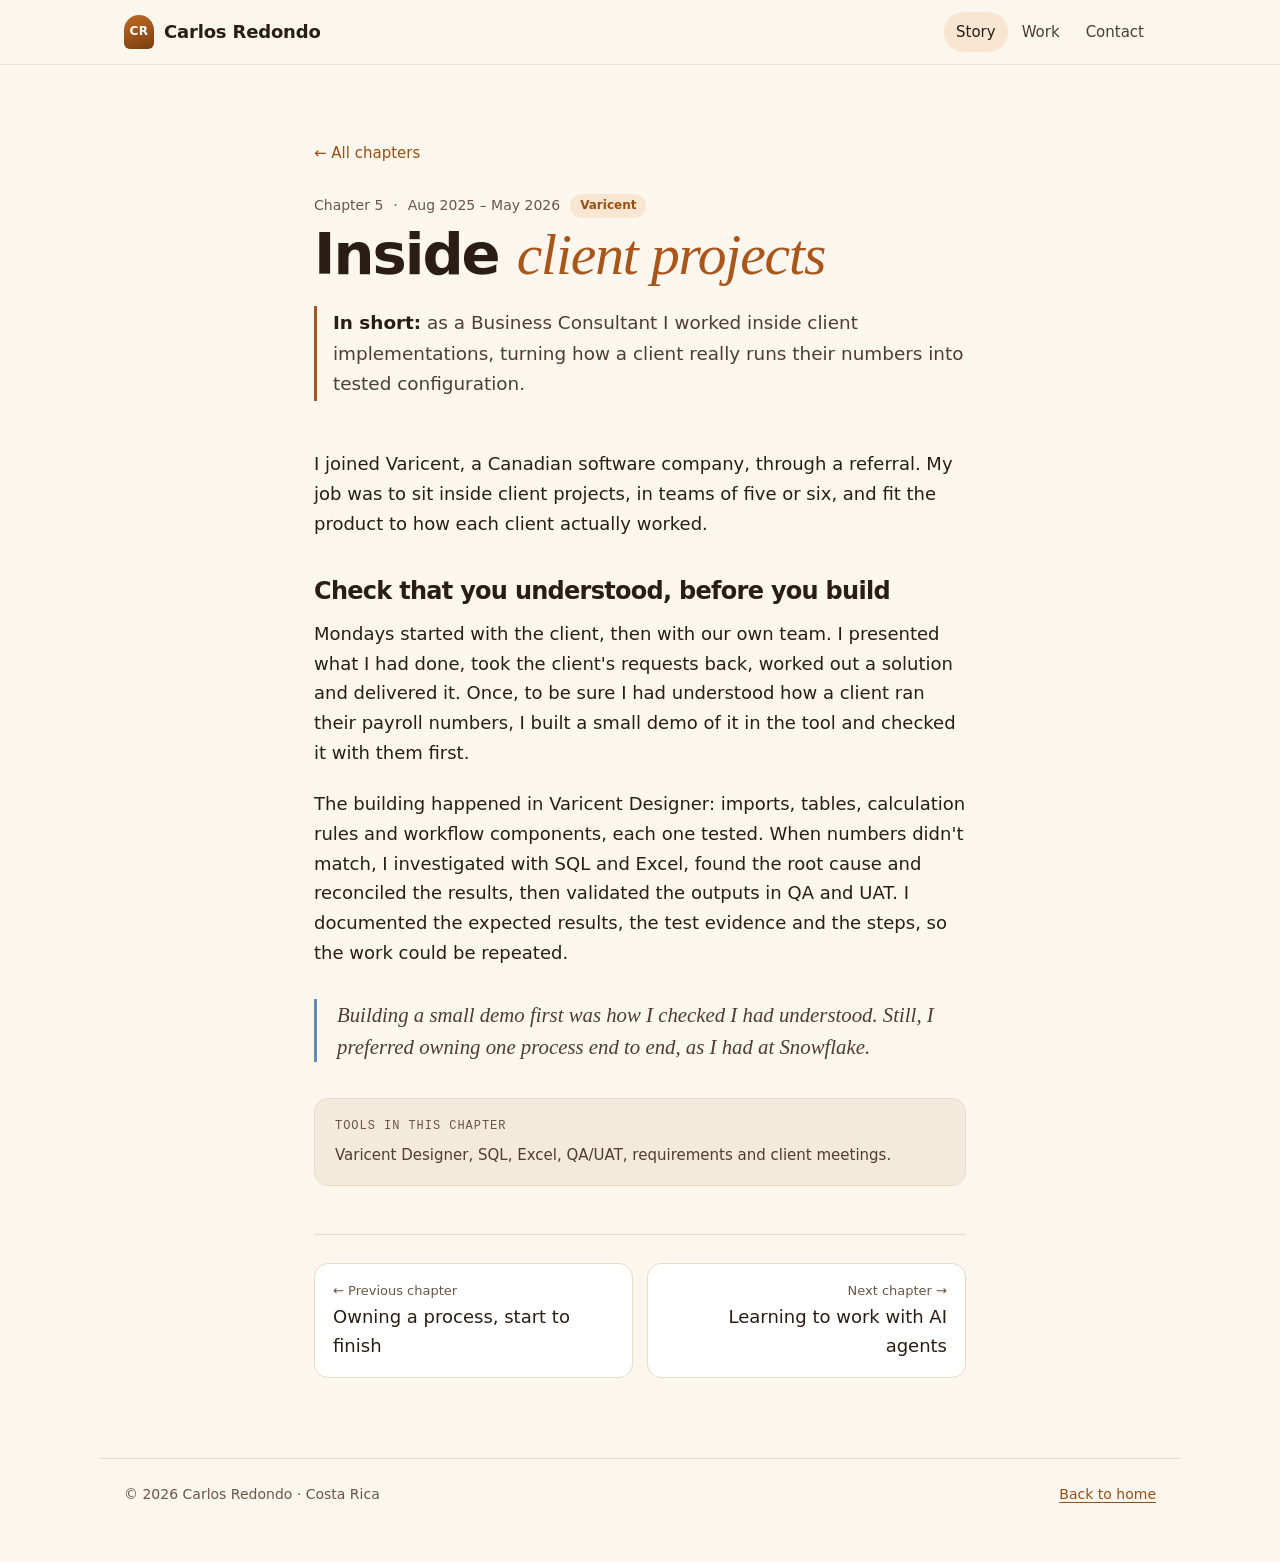
<file: story/5-inside-client-projects.html>
<!doctype html>
<html lang="en">
<head>
<meta charset="utf-8">
<meta name="viewport" content="width=device-width, initial-scale=1">
<title>Inside client projects · Carlos Redondo</title>
<meta name="description" content="Chapter 5, 2025 to 2026: Business Consultant at Varicent, from client requirements to tested configuration.">
<meta name="color-scheme" content="light dark">
<link rel="stylesheet" href="../style.css">
<!-- Chapter 5. Signed: Claudio · Career PM (Claude), 2026-10-30. Sources: E-009, E-022, E-048, lake/companies/varicent.md (all stated). Carlos called the results "average": no achievements added. No client names. -->
</head>
<body>
<a class="skip" href="#main">Skip to content</a>
<header class="top">
  <nav class="wrap nav" aria-label="Main">
    <a class="brand" href="../"><span class="mark" aria-hidden="true">CR</span><span>Carlos <span class="full">Redondo</span></span></a>
    <ul><li><a href="../#story" aria-current="page">Story</a></li><li><a href="../#work">Work</a></li><li><a href="../#contact">Contact</a></li></ul>
  </nav>
</header>
<main id="main" class="narrow">
  <div class="story-head">
    <a class="back" href="../#story">← All chapters</a>
    <p class="meta"><span>Chapter 5</span><span aria-hidden="true">·</span><span>Aug 2025 – May 2026</span><span class="pill">Varicent</span></p>
    <h1>Inside <em>client projects</em></h1>
    <p class="tldr" data-evidence="E-009 E-048"><b>In short:</b> as a Business Consultant I worked inside client implementations, turning how a client really runs their numbers into tested configuration.</p>
  </div>
  <article class="story">
    <p data-evidence="E-009 lake:varicent">I joined Varicent, a Canadian software company, through a referral. My job was to sit inside client projects, in teams of five or six, and fit the product to how each client actually worked.</p>
    <h2>Check that you understood, before you build</h2>
    <p data-evidence="lake:varicent">Mondays started with the client, then with our own team. I presented what I had done, took the client's requests back, worked out a solution and delivered it. Once, to be sure I had understood how a client ran their payroll numbers, I built a small demo of it in the tool and checked it with them first.</p>
    <p data-evidence="E-048 E-022">The building happened in Varicent Designer: imports, tables, calculation rules and workflow components, each one tested. When numbers didn't match, I investigated with SQL and Excel, found the root cause and reconciled the results, then validated the outputs in QA and UAT. I documented the expected results, the test evidence and the steps, so the work could be repeated.</p>
    <blockquote data-evidence="lake:varicent">Building a small demo first was how I checked I had understood. Still, I preferred owning one process end to end, as I had at Snowflake.</blockquote>
    <div class="toolbox"><b>Tools in this chapter</b>Varicent Designer, SQL, Excel, QA/UAT, requirements and client meetings.</div>
    <nav class="pager" aria-label="Chapters">
      <a href="4-owning-a-process.html"><small>← Previous chapter</small>Owning a process, start to finish</a>
      <a class="next" href="6-directing-agents.html"><small>Next chapter →</small>Learning to work with AI agents</a>
    </nav>
  </article>
</main>
<footer><div class="wrap row"><span>© 2026 Carlos Redondo · Costa Rica</span><a href="../">Back to home</a></div></footer>
</body>
</html>
</file>
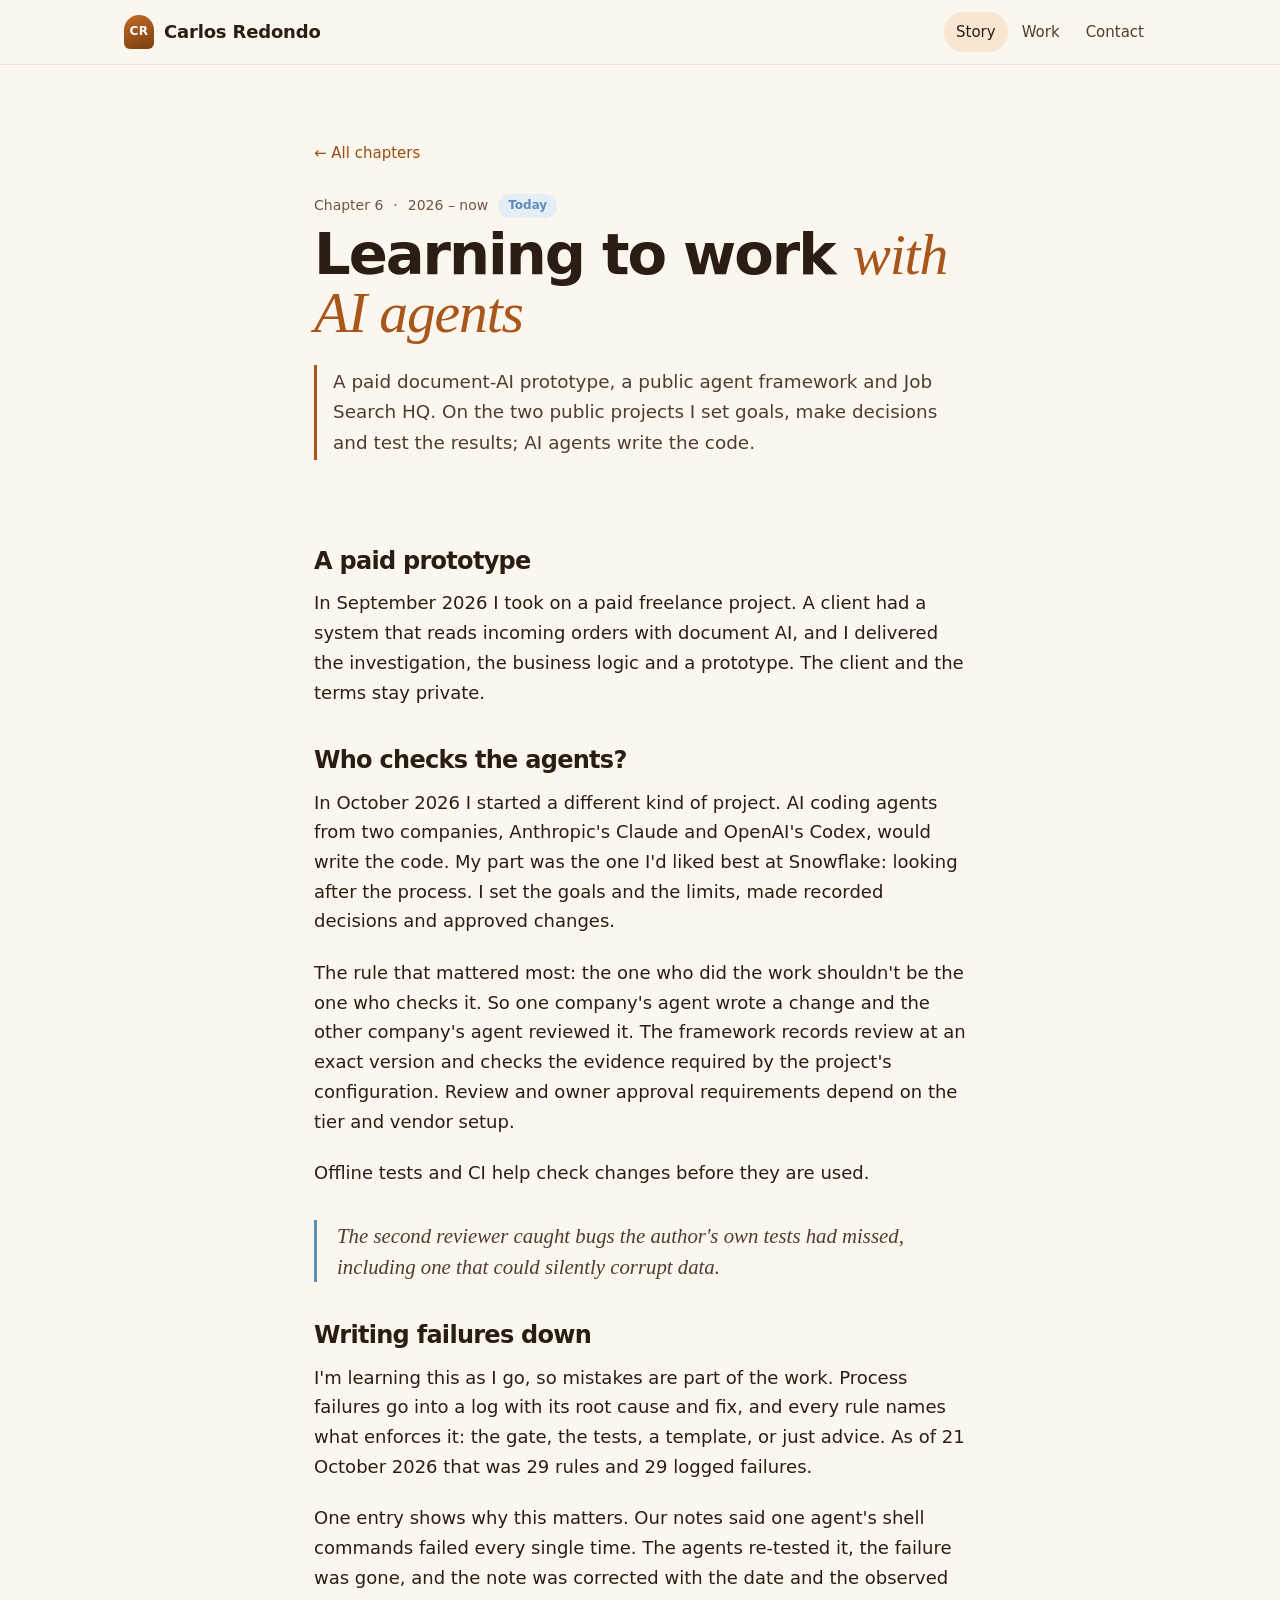
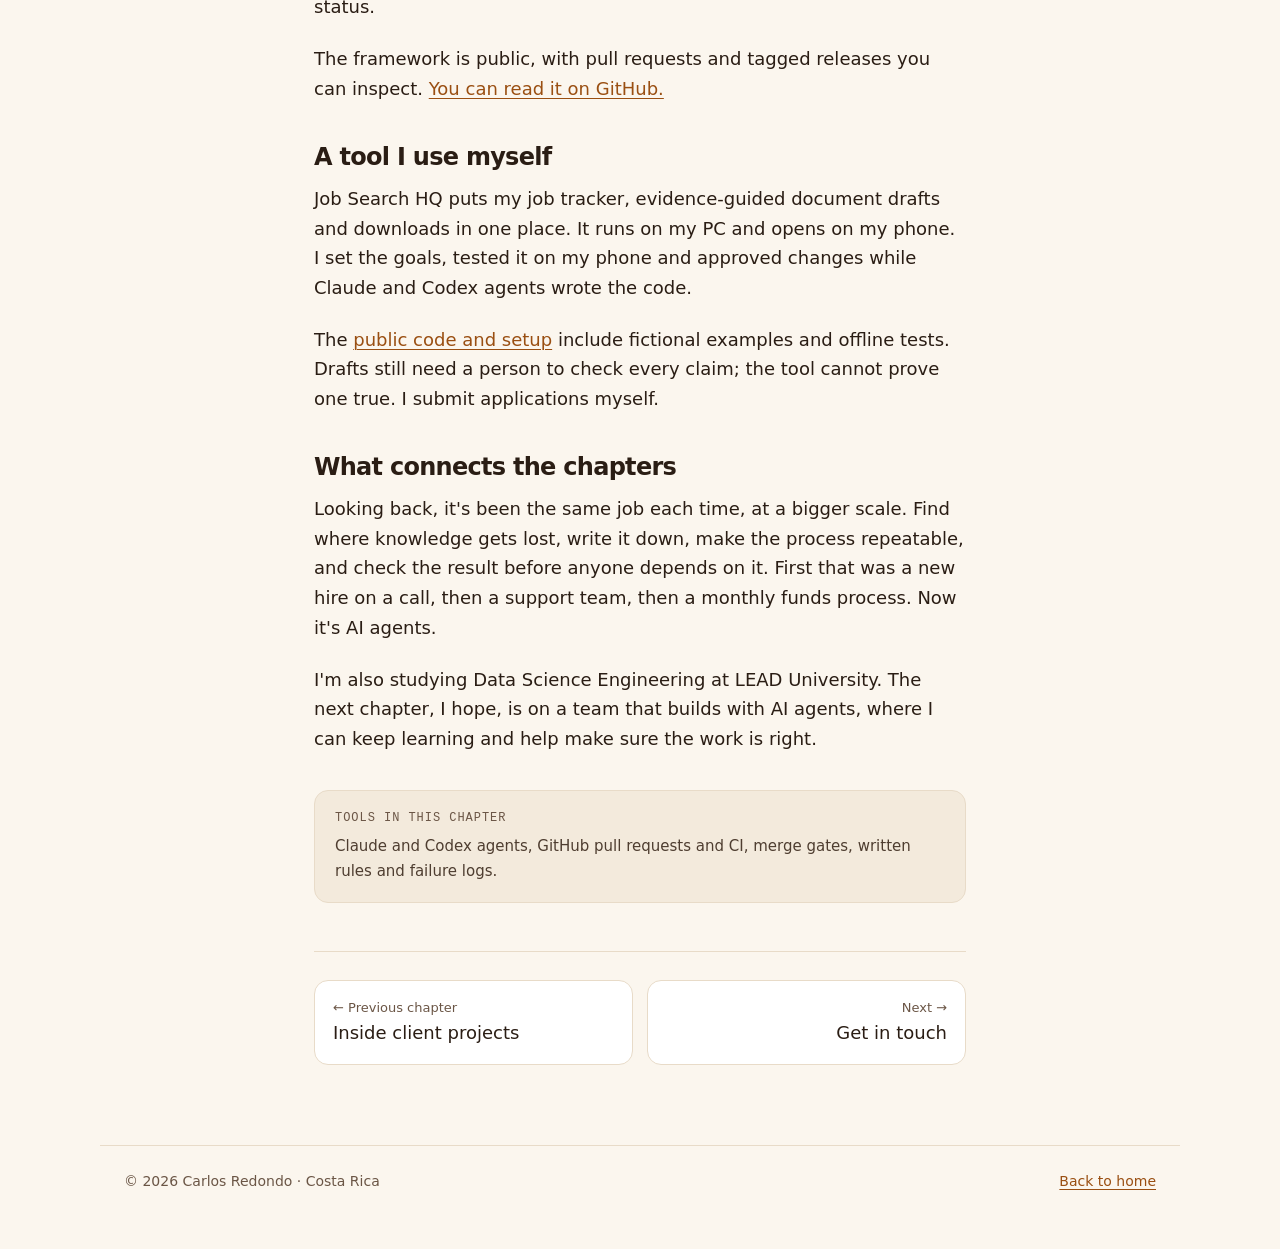
<file: story/6-directing-agents.html>
<!doctype html>
<html lang="en">
<head>
<meta charset="utf-8">
<meta name="viewport" content="width=device-width, initial-scale=1">
<title>Learning to work with AI agents · Carlos Redondo</title>
<meta name="description" content="Chapter 6, 2026: a paid document-AI prototype, a public agent framework and Job Search HQ. On the two public projects, Carlos directs the work and AI agents write the code.">
<meta name="color-scheme" content="light dark">
<link rel="stylesheet" href="../style.css">
<!-- Portfolio update signed: Codex · Backblaze Portfolio, 2026-11-05. Prepared locally; publication pending. -->
<!-- Chapter 6. Signed: Claudio · Career PM (Claude), 2026-10-30. Sources: E-051 (stated, generic only: no client, product name or amount), E-027 to E-031, E-034, E-036 (verified on GitHub). Director wording: Carlos set goals, decided and approved; the agents wrote the code. Figures carry their "as of" dates. -->
</head>
<body>
<a class="skip" href="#main">Skip to content</a>
<header class="top">
  <nav class="wrap nav" aria-label="Main">
    <a class="brand" href="../"><span class="mark" aria-hidden="true">CR</span><span>Carlos <span class="full">Redondo</span></span></a>
    <ul><li><a href="../#story" aria-current="page">Story</a></li><li><a href="../#work">Work</a></li><li><a href="../#contact">Contact</a></li></ul>
  </nav>
</header>
<main id="main" class="narrow">
  <div class="story-head">
    <a class="back" href="../#story">← All chapters</a>
    <p class="meta"><span>Chapter 6</span><span aria-hidden="true">·</span><span>2026 – now</span><span class="pill sky">Today</span></p>
    <h1>Learning to work <em>with AI agents</em></h1>
    <p class="tldr" data-evidence="E-051 E-027 E-028 E-055 E-056">A paid document-AI prototype, a public agent framework and Job Search HQ. On the two public projects I set goals, make decisions and test the results; AI agents write the code.</p>
  </div>
  <article class="story">
    <h2>A paid prototype</h2>
    <p data-evidence="E-051">In September 2026 I took on a paid freelance project. A client had a system that reads incoming orders with document AI, and I delivered the investigation, the business logic and a prototype. The client and the terms stay private.</p>
    <h2>Who checks the agents?</h2>
    <p data-evidence="E-027 E-028">In October 2026 I started a different kind of project. AI coding agents from two companies, Anthropic's Claude and OpenAI's Codex, would write the code. My part was the one I'd liked best at Snowflake: looking after the process. I set the goals and the limits, made recorded decisions and approved changes.</p>
    <p data-evidence="E-029 E-031">The rule that mattered most: the one who did the work shouldn't be the one who checks it. So one company's agent wrote a change and the other company's agent reviewed it. The framework records review at an exact version and checks the evidence required by the project's configuration. Review and owner approval requirements depend on the tier and vendor setup.</p>
    <p data-evidence="E-030">Offline tests and CI help check changes before they are used.</p>
    <blockquote data-evidence="E-031">The second reviewer caught bugs the author's own tests had missed, including one that could silently corrupt data.</blockquote>
    <h2>Writing failures down</h2>
    <p data-evidence="E-034">I'm learning this as I go, so mistakes are part of the work. Process failures go into a log with its root cause and fix, and every rule names what enforces it: the gate, the tests, a template, or just advice. As of 21 October 2026 that was 29 rules and 29 logged failures.</p>
    <p data-evidence="E-036">One entry shows why this matters. Our notes said one agent's shell commands failed every single time. The agents re-tested it, the failure was gone, and the note was corrected with the date and the observed status.</p>
    <p data-evidence="E-027">The framework is public, with pull requests and tagged releases you can inspect. <a href="https://github.com/CarlitosRed/agent-orchestration" rel="noopener">You can read it on GitHub.</a></p>
    <h2>A tool I use myself</h2>
    <p data-evidence="E-055 E-056">Job Search HQ puts my job tracker, evidence-guided document drafts and downloads in one place. It runs on my PC and opens on my phone. I set the goals, tested it on my phone and approved changes while Claude and Codex agents wrote the code.</p>
    <p data-evidence="E-055">The <a href="https://github.com/CarlitosRed/job-search-hq" rel="noopener">public code and setup</a> include fictional examples and offline tests. Drafts still need a person to check every claim; the tool cannot prove one true. I submit applications myself.</p>
    <h2>What connects the chapters</h2>
    <p data-evidence="E-050 E-012 E-028 E-029">Looking back, it's been the same job each time, at a bigger scale. Find where knowledge gets lost, write it down, make the process repeatable, and check the result before anyone depends on it. First that was a new hire on a call, then a support team, then a monthly funds process. Now it's AI agents.</p>
    <p data-evidence="E-045">I'm also studying Data Science Engineering at LEAD University. The next chapter, I hope, is on a team that builds with AI agents, where I can keep learning and help make sure the work is right.</p>
    <div class="toolbox"><b>Tools in this chapter</b>Claude and Codex agents, GitHub pull requests and CI, merge gates, written rules and failure logs.</div>
    <nav class="pager" aria-label="Chapters">
      <a href="5-inside-client-projects.html"><small>← Previous chapter</small>Inside client projects</a>
      <a class="next" href="../#contact"><small>Next →</small>Get in touch</a>
    </nav>
  </article>
</main>
<footer><div class="wrap row"><span>© 2026 Carlos Redondo · Costa Rica</span><a href="../">Back to home</a></div></footer>
</body>
</html>
</file>
<file: style.css>
/* Carlos Redondo · personal site. Shared styles for the home page and story chapters.
   Signed: Claudio · Career PM (Claude), 2026-10-30. Self-contained: no external fonts or scripts. */
:root{
  --bg:#fbf6ee;
  --bg-2:#f3eadc;
  --surface:#ffffff;
  --line:#e8dbc8;
  --ink:#2a1d14;
  --ink-2:#4e3d30;
  --ink-3:#6b5646;
  --accent:#a9561a;
  --accent-ink:#9a4f12;
  --accent-soft:#f8e6d2;
  --sky:#5f8db8;
  --sky-soft:#e4eef7;
  --ok:#17785a;
  --ok-soft:#e2f4ed;
  --shadow:0 1px 2px rgba(42,29,20,.05),0 10px 30px rgba(42,29,20,.08);
  --sans:ui-sans-serif,system-ui,-apple-system,"Segoe UI",Roboto,"Helvetica Neue",Arial,sans-serif;
  --serif:ui-serif,"Iowan Old Style","Palatino Linotype",Palatino,Georgia,serif;
  --mono:ui-monospace,"SF Mono","Cascadia Mono","Segoe UI Mono",Consolas,monospace;
}
@media (prefers-color-scheme:dark){
  :root:not([data-theme="light"]){
    --bg:#17110c;--bg-2:#1e1610;--surface:#221913;--line:#3a2c21;
    --ink:#f6ede0;--ink-2:#dccbb6;--ink-3:#b39d86;
    --accent:#f0a35e;--accent-ink:#f4b678;--accent-soft:#3a2716;
    --sky:#9dbddd;--sky-soft:#1c2733;--ok:#6fd3ad;--ok-soft:#10302a;
    --shadow:0 1px 2px rgba(0,0,0,.3),0 10px 30px rgba(0,0,0,.35);
  }
}
:root[data-theme="dark"]{
  --bg:#17110c;--bg-2:#1e1610;--surface:#221913;--line:#3a2c21;
  --ink:#f6ede0;--ink-2:#dccbb6;--ink-3:#b39d86;
  --accent:#f0a35e;--accent-ink:#f4b678;--accent-soft:#3a2716;
  --sky:#9dbddd;--sky-soft:#1c2733;--ok:#6fd3ad;--ok-soft:#10302a;
}
*,*::before,*::after{box-sizing:border-box}
html{-webkit-text-size-adjust:100%;scroll-behavior:smooth}
body{margin:0;background:var(--bg);color:var(--ink);font-family:var(--sans);font-size:18px;line-height:1.65;overflow-x:hidden}
img{display:block;max-width:100%}
a{color:var(--accent-ink);text-underline-offset:3px;text-decoration-thickness:1px}
a:hover{text-decoration-thickness:2px}
:focus-visible{outline:3px solid var(--accent);outline-offset:3px;border-radius:6px}
.skip{position:absolute;left:16px;top:-60px;background:var(--surface);color:var(--ink);padding:10px 16px;border-radius:10px;border:1px solid var(--line);z-index:100;font-weight:600}
.skip:focus{top:12px}
.wrap{max-width:1080px;margin:0 auto;padding:0 24px}
.narrow{max-width:700px;margin:0 auto;padding:0 24px}

/* Top bar */
header.top{position:sticky;top:0;z-index:50;background:color-mix(in srgb,var(--bg) 85%,transparent);backdrop-filter:blur(12px);-webkit-backdrop-filter:blur(12px);border-bottom:1px solid color-mix(in srgb,var(--line) 70%,transparent)}
.nav{display:flex;align-items:center;justify-content:space-between;gap:16px;height:64px}
.brand{display:flex;align-items:center;gap:10px;color:var(--ink);text-decoration:none;font-weight:700;letter-spacing:-.01em;white-space:nowrap}
.mark{width:30px;height:34px;border-radius:15px 15px 6px 6px;background:linear-gradient(160deg,#c06b26,#7a3f10);display:grid;place-items:center;color:#fff;font-size:12px;font-weight:800;letter-spacing:.03em}
.nav ul{list-style:none;display:flex;gap:2px;margin:0;padding:0}
.nav ul a{display:block;padding:8px 12px;border-radius:999px;color:var(--ink-2);text-decoration:none;font-size:15px}
.nav ul a:hover,.nav ul a[aria-current]{background:var(--accent-soft);color:var(--ink)}
@media (max-width:480px){.nav ul a{padding:8px 8px;font-size:14px}.brand .full{display:none}}

/* Home: intro */
.intro{padding:88px 0 72px}
.intro-grid{display:grid;grid-template-columns:minmax(0,1fr) 300px;gap:64px;align-items:center}
@media (max-width:820px){.intro-grid{grid-template-columns:1fr;gap:40px}.intro-grid .arch{order:-1}}
.kicker{font-family:var(--mono);font-size:13px;letter-spacing:.08em;text-transform:uppercase;color:var(--accent-ink);margin:0 0 18px}
h1{font-size:clamp(2.6rem,6.4vw,4.8rem);line-height:1.02;letter-spacing:-.035em;margin:0 0 24px;font-weight:750}
h1 em,h2 em{font-family:var(--serif);font-style:italic;font-weight:500;color:var(--accent);letter-spacing:-.02em}
.intro p{font-size:clamp(1.08rem,1.7vw,1.24rem);color:var(--ink-2);max-width:56ch;margin:0 0 18px}
.intro .links{display:flex;flex-wrap:wrap;gap:12px;margin-top:28px}
.btn{display:inline-flex;align-items:center;gap:8px;padding:12px 20px;border-radius:999px;font-weight:600;font-size:15px;text-decoration:none;border:1px solid transparent;transition:transform .2s ease,box-shadow .2s ease}
.btn.primary{background:var(--accent);color:#fff}
@media (prefers-color-scheme:dark){:root:not([data-theme="light"]) .btn.primary{color:#17110c}}
.btn.ghost{background:var(--surface);border-color:var(--line);color:var(--ink)}
.btn:hover{transform:translateY(-1px);box-shadow:var(--shadow)}

/* Portrait: an arch window with an offset frame and a small label */
.arch{position:relative;margin:0;width:min(300px,72vw);justify-self:center}
.arch::before{content:"";position:absolute;inset:0;transform:translate(16px,16px);border-radius:999px 999px 18px 18px;border:1.5px solid var(--accent);pointer-events:none}
.arch::after{content:"";position:absolute;left:-18px;bottom:44px;width:72px;height:72px;border-radius:50%;background:radial-gradient(circle,var(--sky) 1.6px,transparent 2px) 0 0/12px 12px;opacity:.55;pointer-events:none}
.arch img{position:relative;width:100%;aspect-ratio:3/4;object-fit:cover;object-position:50% 35%;border-radius:999px 999px 18px 18px;box-shadow:var(--shadow);background:var(--bg-2)}
.arch figcaption{position:absolute;right:-6px;bottom:-14px;z-index:1;font-family:var(--mono);font-size:12px;letter-spacing:.04em;padding:6px 12px;border-radius:8px;background:var(--surface);border:1px solid var(--line);color:var(--ink-2);box-shadow:var(--shadow);white-space:nowrap}
.arch figcaption b{color:var(--accent-ink);font-weight:600}

/* Sections */
section.block{padding:80px 0;border-top:1px solid var(--line);scroll-margin-top:72px}
.sec-head{margin-bottom:36px}
.sec-head .kicker{margin-bottom:10px}
h2{font-size:clamp(1.8rem,3.6vw,2.6rem);letter-spacing:-.03em;line-height:1.1;margin:0;font-weight:720}
.sec-head p{color:var(--ink-2);max-width:60ch;margin:12px 0 0}
h3{font-size:1.3rem;letter-spacing:-.015em;line-height:1.25;margin:0 0 8px}

/* Chapter list (home) */
.chapters{list-style:none;margin:0;padding:0;position:relative}
.chapters::before{content:"";position:absolute;left:11px;top:14px;bottom:14px;width:2px;background:linear-gradient(var(--line),var(--accent) 92%)}
.chapter{position:relative;padding:0 0 0 52px;margin:0 0 30px}
.chapter::before{content:"";position:absolute;left:4px;top:10px;width:16px;height:16px;border-radius:50%;background:var(--bg);border:2px solid var(--ink-3)}
.chapter.now::before{background:var(--accent);border-color:var(--accent);box-shadow:0 0 0 6px var(--accent-soft)}
.chapter a.card{display:block;text-decoration:none;color:inherit;background:var(--surface);border:1px solid var(--line);border-radius:18px;padding:24px 26px;transition:transform .2s ease,box-shadow .2s ease,border-color .2s ease}
.chapter a.card:hover{transform:translateY(-2px);box-shadow:var(--shadow);border-color:color-mix(in srgb,var(--accent) 45%,var(--line))}
.meta{font-size:14px;color:var(--ink-3);display:flex;flex-wrap:wrap;gap:6px 10px;align-items:center;margin:0 0 8px}
.meta .pill{font-size:12px;font-weight:600;padding:2px 10px;border-radius:999px;background:var(--accent-soft);color:var(--accent-ink)}
.meta .pill.sky{background:var(--sky-soft);color:var(--sky)}
.chapter p{margin:0;color:var(--ink-2)}
.more{display:inline-block;margin-top:12px;font-weight:600;font-size:15px;color:var(--accent-ink)}
.chapter a.card:hover .more{text-decoration:underline}

/* Work grid */
.work{display:grid;grid-template-columns:repeat(2,minmax(0,1fr));gap:18px}
@media (max-width:760px){.work{grid-template-columns:1fr}}
.work article{background:var(--surface);border:1px solid var(--line);border-radius:18px;padding:26px;display:flex;flex-direction:column}
.work article.feature{grid-column:1/-1;background:linear-gradient(150deg,var(--accent-soft),var(--surface) 60%)}
.work p{color:var(--ink-2);margin:0 0 14px}
.work .foot{margin-top:auto;display:flex;flex-wrap:wrap;gap:14px;align-items:center;font-size:15px;font-weight:600}
.tag{display:inline-flex;align-items:center;gap:6px;font-size:12px;font-weight:600;padding:3px 10px;border-radius:999px;background:var(--ok-soft);color:var(--ok)}
.tag::before{content:"";width:6px;height:6px;border-radius:50%;background:currentColor}

/* Contact */
.contact{border-radius:26px;padding:44px;background:linear-gradient(135deg,var(--accent-soft),var(--surface));border:1px solid var(--line)}
@media (max-width:600px){.contact{padding:28px 22px}}
.contact p{color:var(--ink-2);max-width:56ch}
.contact .links{display:flex;flex-wrap:wrap;gap:12px;margin-top:20px}

footer{padding:40px 0 56px;color:var(--ink-3);font-size:14px}
footer .row{display:flex;flex-wrap:wrap;justify-content:space-between;gap:12px;border-top:1px solid var(--line);padding-top:24px}

/* Story pages */
.story-head{padding:72px 0 28px}
.story-head .back{display:inline-block;font-size:15px;margin-bottom:28px;text-decoration:none}
.story-head h1{font-size:clamp(2.2rem,5.4vw,3.6rem);margin-bottom:16px}
.story-head .tldr{font-size:1.15rem;color:var(--ink-2);border-left:3px solid var(--accent);padding:2px 0 2px 16px;margin:22px 0 0}
.story-head .tldr b{color:var(--ink)}
article.story{padding:20px 0 40px}
article.story p{margin:0 0 22px;color:var(--ink)}
article.story h2{font-size:1.5rem;margin:40px 0 14px}
article.story blockquote{margin:32px 0;padding:0 0 0 20px;border-left:3px solid var(--sky);font-family:var(--serif);font-style:italic;font-size:1.3rem;line-height:1.5;color:var(--ink-2)}
article.story ul{padding-left:22px;margin:0 0 22px}
article.story li{margin:6px 0}
.toolbox{margin:36px 0 0;padding:18px 20px;border-radius:14px;background:var(--bg-2);border:1px solid var(--line);font-size:15px;color:var(--ink-2)}
.toolbox b{display:block;font-family:var(--mono);font-size:12px;letter-spacing:.08em;text-transform:uppercase;color:var(--ink-3);margin-bottom:6px;font-weight:500}
.pager{display:grid;grid-template-columns:1fr 1fr;gap:14px;margin:48px 0 0;padding-top:28px;border-top:1px solid var(--line)}
.pager a{display:block;text-decoration:none;padding:16px 18px;border-radius:14px;border:1px solid var(--line);background:var(--surface);color:var(--ink)}
.pager a:hover{border-color:var(--accent)}
.pager small{display:block;color:var(--ink-3);font-size:13px}
.pager .next{text-align:right;grid-column:2}
@media (max-width:520px){.pager{grid-template-columns:1fr}.pager .next{grid-column:1}}
.signoff{margin-top:36px;font-size:15px;color:var(--ink-3)}

@media (max-width:420px){body{font-size:17px}.wrap,.narrow{padding:0 16px}.intro{padding:56px 0 56px}section.block{padding:60px 0}.chapter{padding-left:40px}.chapter a.card{padding:20px}.chapters::before{left:7px}.chapter::before{left:0}}
@media (prefers-reduced-motion:reduce){html{scroll-behavior:auto}.btn,.chapter a.card{transition:none}}
@media print{header.top{display:none}}

/* Portfolio addition signed: Codex · Backblaze Portfolio, 2026-11-05. */
section[id], article[id]{scroll-margin-top:88px}
.work article.feature{display:grid;grid-template-columns:1fr 1.1fr;gap:30px;align-items:center}
.project-copy{display:flex;flex-direction:column;gap:0}
.work .project-limit{font-size:15px;color:var(--ink-3)}
.project-screen{margin:0;min-width:0}
.project-screen img{width:100%;height:auto;border:1px solid var(--line);border-radius:12px;box-shadow:var(--shadow)}
.project-screen figcaption{font-size:12px;color:var(--ink-3);margin-top:10px}
@media(max-width:760px){.work article.feature{grid-template-columns:1fr;gap:22px}}
</file>
